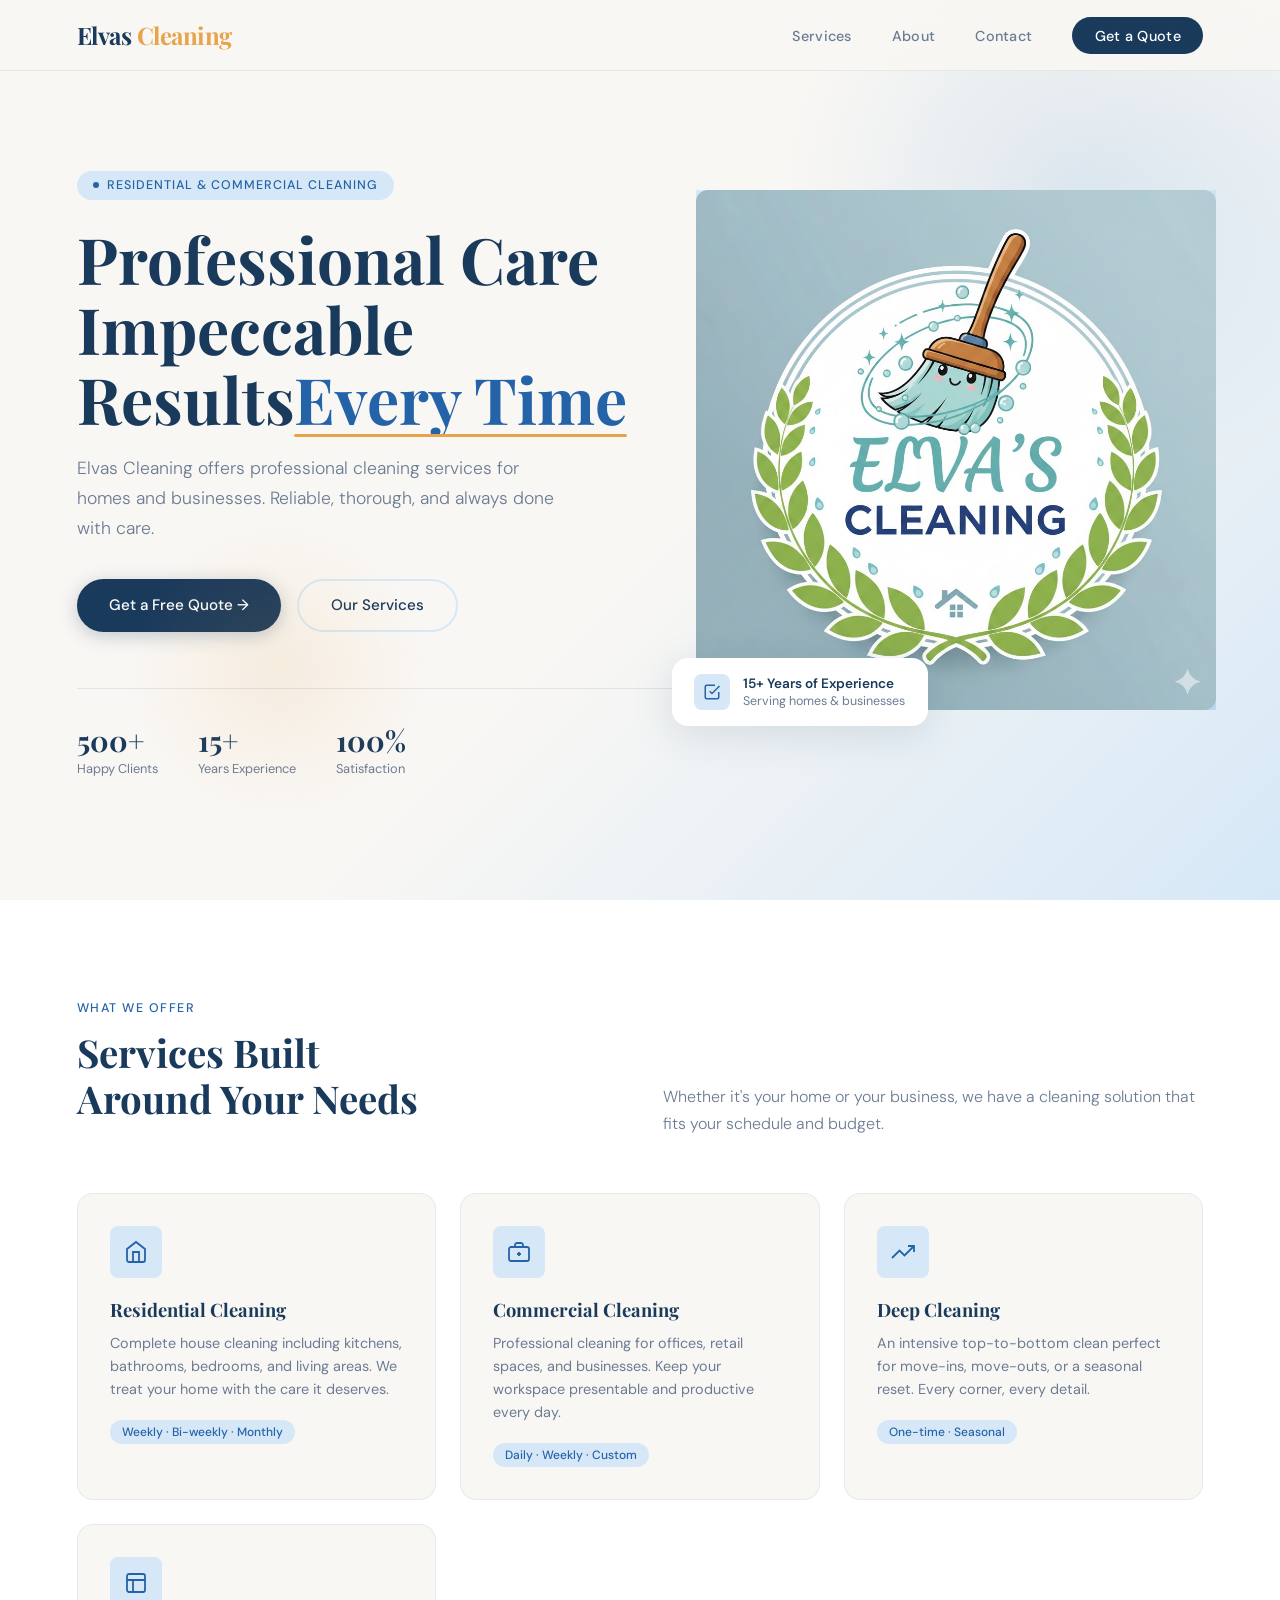
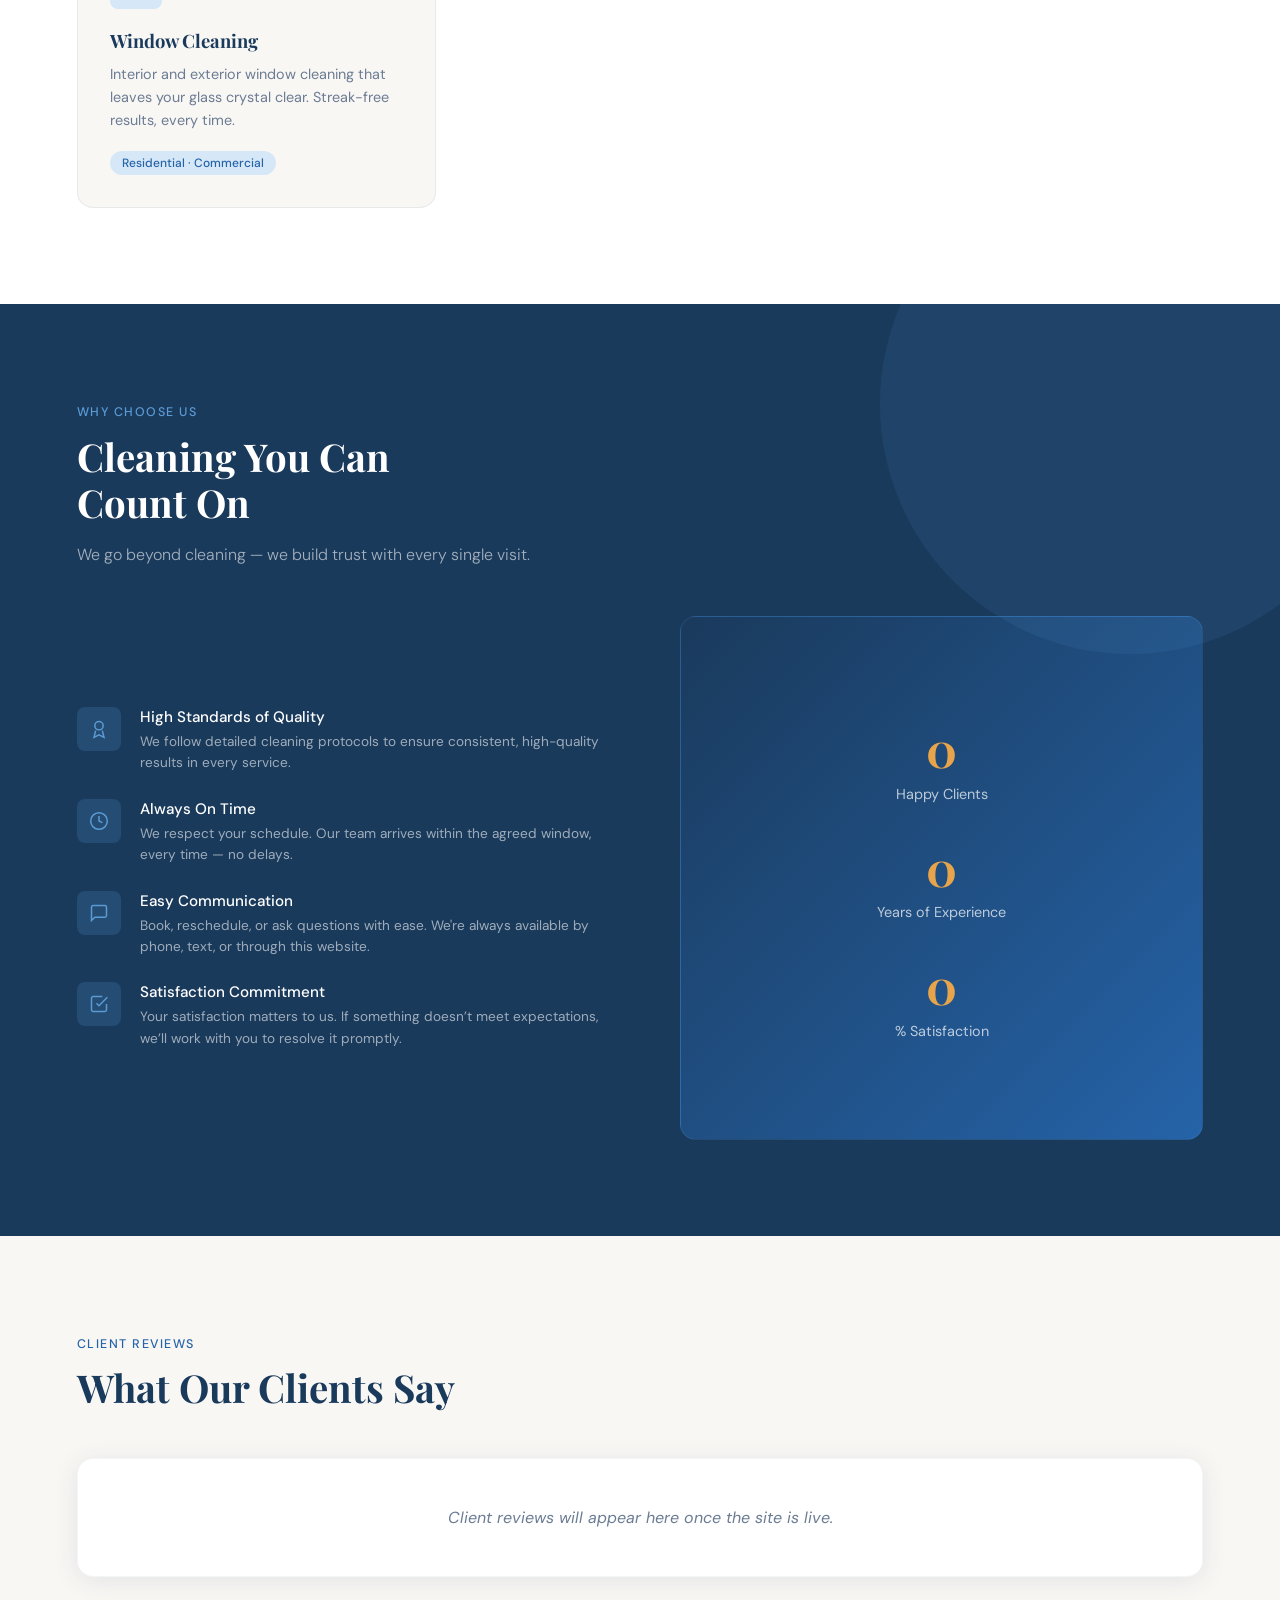
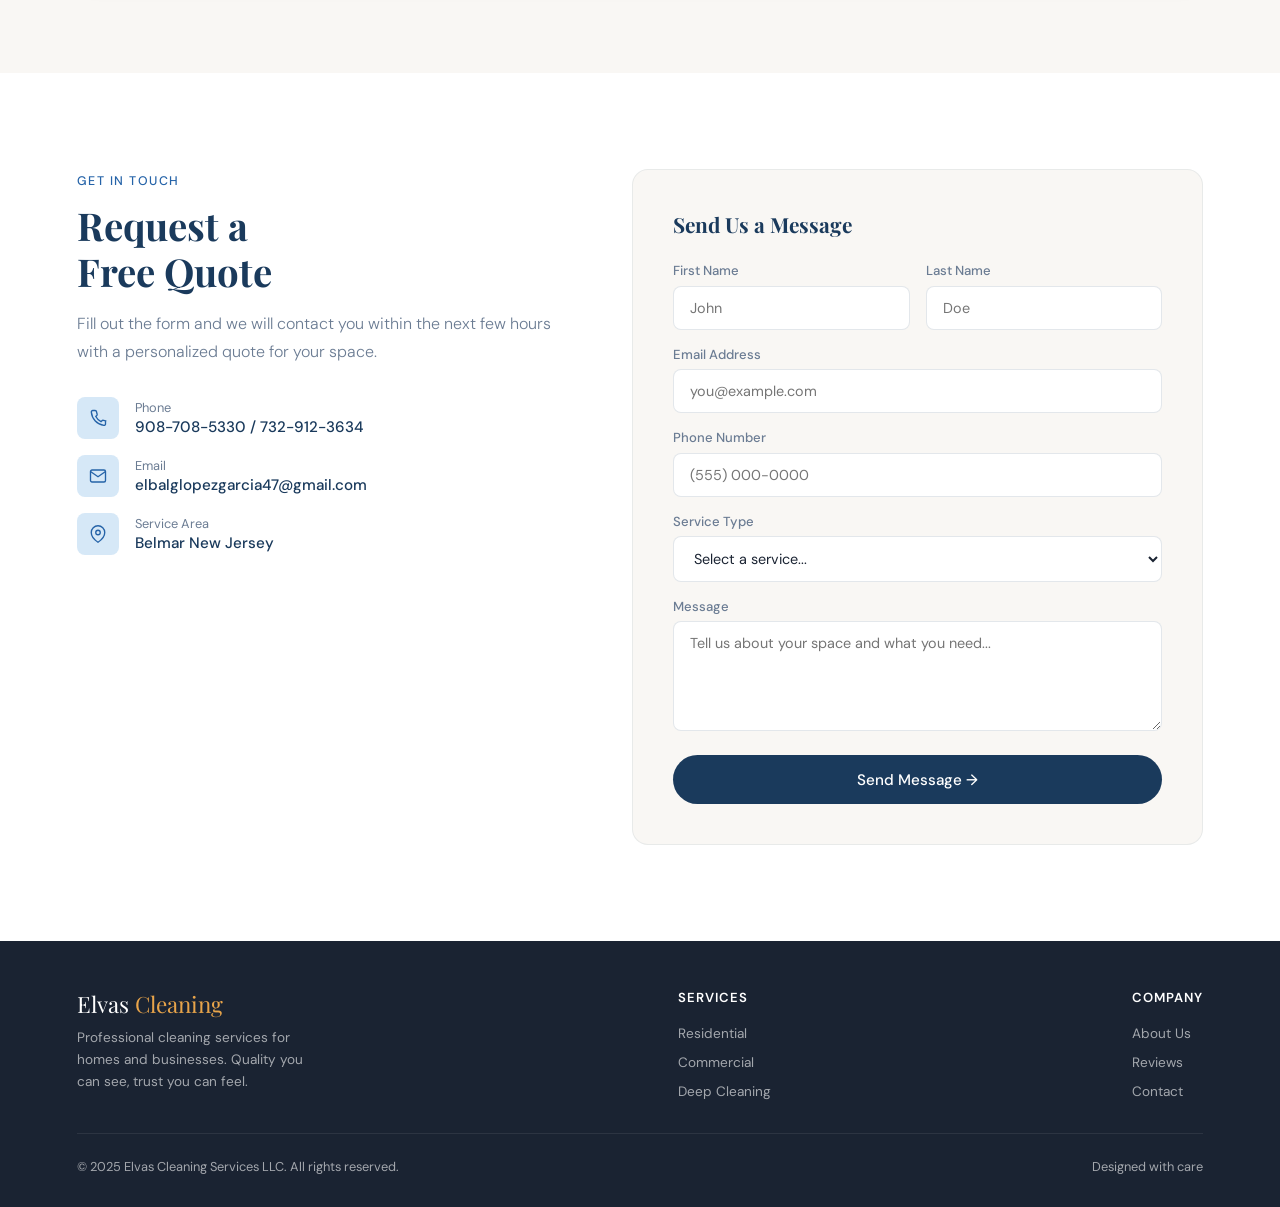
<file: frontend/index.html>
<!DOCTYPE html>
<html lang="en">
<head>
  <meta charset="UTF-8" />
  <meta name="viewport" content="width=device-width, initial-scale=1.0"/>
  <title>Elvas Cleaning Services LLC — Belmar, NJ</title>
  <link rel="stylesheet" href="css/main.css" />
</head>
<body>

<nav class="navbar" id="navbar">
  <div class="nav-logo">Elvas<span> Cleaning</span></div>
  <ul class="nav-links" id="navLinks">
    <li><a href="pages/services.html">Services</a></li>
    <li><a href="pages/about.html">About</a></li>
    <li><a href="#contact">Contact</a></li>
    <li><a href="#contact" class="nav-cta">Get a Quote</a></li>
  </ul>
  <div class="nav-hamburger" id="hamburger" onclick="toggleMenu()">
    <span></span><span></span><span></span>
  </div>
</nav>

  <section class="hero" id="home">
    <div class="hero-content">
      <div class="hero-badge">Residential &amp; Commercial Cleaning</div>
      <h1>Professional Care<br/>Impeccable Results<em>Every Time</em></h1>
      <p>Elvas Cleaning offers professional cleaning services for homes and businesses. Reliable, thorough, and always done with care.</p>
      <div class="hero-actions">
        <a href="#contact" class="btn-primary">Get a Free Quote &rarr;</a>
        <a href="#services" class="btn-secondary">Our Services</a>
      </div>
      <div class="hero-stats">
        <div class="stat-item">
          <div class="stat-num">500+</div>
          <div class="stat-label">Happy Clients</div>
        </div>
        <div class="stat-item">
          <div class="stat-num">15+</div>
          <div class="stat-label">Years Experience</div>
        </div>
        <div class="stat-item">
          <div class="stat-num">100%</div>
          <div class="stat-label">Satisfaction</div>
        </div>
      </div>
    </div>

    <div class="hero-visual">
      <div class="hero-img-placeholder">
  <img src="assets/images/logo.jpg" alt="Elvas Cleaning" style="width:100%;height:auto;border-radius:12px;" />
</div>
        <div class="hero-card-float">
          <div class="card-float-icon">
            <svg viewBox="0 0 24 24" fill="none" stroke="currentColor" stroke-width="2">
              <path d="M9 11l3 3L22 4"/>
              <path d="M21 12v7a2 2 0 01-2 2H5a2 2 0 01-2-2V5a2 2 0 012-2h11"/>
            </svg>
          </div>
          <div class="card-float-text">
            <strong>15+ Years of Experience</strong>
              <span>Serving homes & businesses</span>
          </div>
        </div>
      </div>
    </div>
  </section>

  <section class="services" id="services">
    <div class="services-header">
      <div>
        <span class="section-label">What We Offer</span>
        <h2 class="section-title">Services Built<br/>Around Your Needs</h2>
      </div>
      <p class="section-sub">Whether it's your home or your business, we have a cleaning solution that fits your schedule and budget.</p>
    </div>

    <div class="services-grid">

      <div class="service-card">
        <div class="service-icon">
          <svg viewBox="0 0 24 24" fill="none" stroke="currentColor" stroke-width="1.8">
            <path d="M3 9l9-7 9 7v11a2 2 0 01-2 2H5a2 2 0 01-2-2z"/>
            <polyline points="9 22 9 12 15 12 15 22"/>
          </svg>
        </div>
        <h3>Residential Cleaning</h3>
        <p>Complete house cleaning including kitchens, bathrooms, bedrooms, and living areas. We treat your home with the care it deserves.</p>
        <span class="service-tag">Weekly &middot; Bi-weekly &middot; Monthly</span>
      </div>

      <div class="service-card">
        <div class="service-icon">
          <svg viewBox="0 0 24 24" fill="none" stroke="currentColor" stroke-width="1.8">
            <rect x="2" y="7" width="20" height="14" rx="2"/>
            <path d="M16 7V5a2 2 0 00-2-2h-4a2 2 0 00-2 2v2"/>
            <line x1="12" y1="12" x2="12" y2="16"/>
            <line x1="10" y1="14" x2="14" y2="14"/>
          </svg>
        </div>
        <h3>Commercial Cleaning</h3>
        <p>Professional cleaning for offices, retail spaces, and businesses. Keep your workspace presentable and productive every day.</p>
        <span class="service-tag">Daily &middot; Weekly &middot; Custom</span>
      </div>

      <div class="service-card">
        <div class="service-icon">
          <svg viewBox="0 0 24 24" fill="none" stroke="currentColor" stroke-width="1.8">
            <polyline points="23 6 13.5 15.5 8.5 10.5 1 18"/>
            <polyline points="17 6 23 6 23 12"/>
          </svg>
        </div>
        <h3>Deep Cleaning</h3>
        <p>An intensive top-to-bottom clean perfect for move-ins, move-outs, or a seasonal reset. Every corner, every detail.</p>
        <span class="service-tag">One-time &middot; Seasonal</span>
      </div>

      <div class="service-card">
        <div class="service-icon">
          <svg viewBox="0 0 24 24" fill="none" stroke="currentColor" stroke-width="1.8">
            <rect x="3" y="3" width="18" height="18" rx="2"/>
            <path d="M3 9h18M9 21V9"/>
          </svg>
        </div>
        <h3>Window Cleaning</h3>
        <p>Interior and exterior window cleaning that leaves your glass crystal clear. Streak-free results, every time.</p>
        <span class="service-tag">Residential &middot; Commercial</span>
      </div>
    </div>
  </section>

  <section class="why-us" id="why-us">
    <span class="section-label">Why Choose Us</span>
    <h2 class="section-title">Cleaning You Can<br/>Count On</h2>
    <p class="section-sub">We go beyond cleaning — we build trust with every single visit.</p>

    <div class="why-grid">
      <div class="why-features">

        <div class="why-feature">
           <div class="why-feature-icon">
             <svg viewBox="0 0 24 24" fill="none" stroke="currentColor" stroke-width="1.8">
             <circle cx="12" cy="8" r="5"/>
             <path d="M8 14l-2 8 6-3 6 3-2-8"/>
           </svg>
           </div>
          <div class="why-feature-text">
            <strong>High Standards of Quality</strong>
            <p>We follow detailed cleaning protocols to ensure consistent, high-quality results in every service.</p>
          </div>
        </div>

        <div class="why-feature">
          <div class="why-feature-icon">
            <svg viewBox="0 0 24 24" fill="none" stroke="currentColor" stroke-width="1.8">
              <circle cx="12" cy="12" r="10"/>
              <polyline points="12 6 12 12 16 14"/>
            </svg>
          </div>
          <div class="why-feature-text">
            <strong>Always On Time</strong>
            <p>We respect your schedule. Our team arrives within the agreed window, every time — no delays.</p>
          </div>
        </div>

        <div class="why-feature">
          <div class="why-feature-icon">
            <svg viewBox="0 0 24 24" fill="none" stroke="currentColor" stroke-width="1.8">
              <path d="M21 15a2 2 0 01-2 2H7l-4 4V5a2 2 0 012-2h14a2 2 0 012 2z"/>
            </svg>
          </div>
          <div class="why-feature-text">
            <strong>Easy Communication</strong>
            <p>Book, reschedule, or ask questions with ease. We're always available by phone, text, or through this website.</p>
          </div>
        </div>

        <div class="why-feature">
          <div class="why-feature-icon">
            <svg viewBox="0 0 24 24" fill="none" stroke="currentColor" stroke-width="1.8">
              <path d="M9 11l3 3L22 4"/>
              <path d="M21 12v7a2 2 0 01-2 2H5a2 2 0 01-2-2V5a2 2 0 012-2h11"/>
            </svg>
          </div>
          <div class="why-feature-text">
            <strong>Satisfaction Commitment</strong>
            <p>Your satisfaction matters to us. If something doesn’t meet expectations, we’ll work with you to resolve it promptly.</p>
          </div>
        </div>

      </div>

  <div class="why-visual" style="background: linear-gradient(135deg, #1A3A5C 0%, #2563A8 100%); border-radius:16px; padding: 3rem; display:flex; flex-direction:column; gap:2rem; justify-content:center;">
  <div style="text-align:center;">
    <div class="counter" data-target="500" style="font-family:'Playfair Display',serif; font-size:3rem; font-weight:700; color:#E8A44A;">0</div>
    <div style="color:rgba(255,255,255,0.7); font-size:0.9rem; margin-top:0.3rem;">Happy Clients</div>
  </div>
  <div style="text-align:center;">
    <div class="counter" data-target="15" style="font-family:'Playfair Display',serif; font-size:3rem; font-weight:700; color:#E8A44A;">0</div>
    <div style="color:rgba(255,255,255,0.7); font-size:0.9rem; margin-top:0.3rem;">Years of Experience</div>
  </div>
  <div style="text-align:center;">
    <div class="counter" data-target="100" style="font-family:'Playfair Display',serif; font-size:3rem; font-weight:700; color:#E8A44A;">0</div>
    <div style="color:rgba(255,255,255,0.7); font-size:0.9rem; margin-top:0.3rem;">% Satisfaction</div>
  </div>
</div>
    </div>
  </section>

  <section class="testimonials" id="testimonials">
    <div class="testimonials-header">
      <span class="section-label">Client Reviews</span>
      <h2 class="section-title">What Our Clients Say</h2>
    </div>
    <div class="testimonials-grid">
      <div class="testimonial-card" style="grid-column:1/-1;text-align:center;padding:3rem;color:var(--text-muted);font-style:italic;">
        Client reviews will appear here once the site is live.
      </div>
    </div>
  </section>

  <section class="contact" id="contact">
    <div class="contact-wrap">
      <div class="contact-info">
        <span class="section-label">Get In Touch</span>
        <h2 class="section-title">Request a<br/>Free Quote</h2>
        <p class="section-sub">Fill out the form and we will contact you within the next few hours with a personalized quote for your space.</p>

        <div class="contact-details">
          <div class="contact-item">
            <div class="contact-item-icon">
              <svg viewBox="0 0 24 24" fill="none" stroke="currentColor" stroke-width="1.8">
                <path d="M22 16.92v3a2 2 0 01-2.18 2A19.8 19.8 0 013.09 4.18 2 2 0 015.09 2h3a2 2 0 012 1.72c.13 1 .37 1.97.72 2.9a2 2 0 01-.45 2.11L9.09 10a16 16 0 006.91 6.91l1.27-1.27a2 2 0 012.11-.45c.93.35 1.9.59 2.9.72A2 2 0 0122 16.92z"/>
              </svg>
            </div>
            <div class="contact-item-text">
              <strong>Phone</strong>
              <span>908-708-5330 / 732-912-3634</span>
            </div>
          </div>

          <div class="contact-item">
            <div class="contact-item-icon">
              <svg viewBox="0 0 24 24" fill="none" stroke="currentColor" stroke-width="1.8">
                <path d="M4 4h16c1.1 0 2 .9 2 2v12c0 1.1-.9 2-2 2H4c-1.1 0-2-.9-2-2V6c0-1.1.9-2 2-2z"/>
                <polyline points="22,6 12,13 2,6"/>
              </svg>
            </div>
            <div class="contact-item-text">
              <strong>Email</strong>
              <span>elbalglopezgarcia47@gmail.com</span>
            </div>
          </div>

          <div class="contact-item">
            <div class="contact-item-icon">
              <svg viewBox="0 0 24 24" fill="none" stroke="currentColor" stroke-width="1.8">
                <path d="M21 10c0 7-9 13-9 13S3 17 3 10a9 9 0 0118 0z"/>
                <circle cx="12" cy="10" r="3"/>
              </svg>
            </div>
            <div class="contact-item-text">
              <strong>Service Area</strong>
              <span>Belmar New Jersey</span>
            </div>
          </div>
        </div>
      </div>

      <div class="contact-form" id="contactFormWrap">
        <h3>Send Us a Message</h3>
        <form id="contactForm">
          <div class="form-row">
            <div class="form-group">
              <label>First Name</label>
              <input type="text" name="firstName" placeholder="John" required />
            </div>
            <div class="form-group">
              <label>Last Name</label>
              <input type="text" name="lastName" placeholder="Doe" required />
            </div>
          </div>
          <div class="form-group">
            <label>Email Address</label>
            <input type="email" name="email" placeholder="you@example.com" required />
          </div>
          <div class="form-group">
            <label>Phone Number</label>
            <input type="tel" name="phone" placeholder="(555) 000-0000" />
          </div>
          <div class="form-group">
            <label>Service Type</label>
            <select name="service">
              <option value="">Select a service...</option>
              <option>Residential Cleaning</option>
              <option>Commercial Cleaning</option>
              <option>Deep Cleaning</option>
              <option>Window Cleaning</option>
              <option>Other</option>
            </select>
          </div>
          <div class="form-group">
            <label>Message</label>
            <textarea name="message" placeholder="Tell us about your space and what you need..."></textarea>
          </div>
          <button type="submit" class="form-submit">Send Message &rarr;</button>
        </form>

        <div class="form-success" id="formSuccess">
          <div class="check-circle">
            <svg viewBox="0 0 24 24" fill="none" stroke="currentColor" stroke-width="2.5">
              <path d="M20 6L9 17l-5-5"/>
            </svg>
          </div>
          <h4>Message Sent!</h4>
          <p>Thank you for contacting us. We will get back to you within the next few hours with your free quote.</p>
        </div>
      </div>
    </div>
  </section>

  <footer>
    <div class="footer-top">
      <div>
        <div class="footer-logo">Elvas<span> Cleaning</span></div>
        <p class="footer-desc">Professional cleaning services for homes and businesses. Quality you can see, trust you can feel.</p>
      </div>
      <div class="footer-links">
        <h4>Services</h4>
        <ul>
          <li><a href="#services">Residential</a></li>
          <li><a href="#services">Commercial</a></li>
          <li><a href="#services">Deep Cleaning</a></li>
        </ul>
      </div>
      <div class="footer-links">
        <h4>Company</h4>
        <ul>
          <li><a href="#why-us">About Us</a></li>
          <li><a href="#testimonials">Reviews</a></li>
          <li><a href="#contact">Contact</a></li>
        </ul>
      </div>
    </div>
    <div class="footer-bottom">
      <span>&copy; 2025 Elvas Cleaning Services LLC. All rights reserved.</span>
      <span>Designed with care</span>
    </div>
  </footer>

  <script type="module" src="js/main.js"></script>
</body>
</html>
</file>
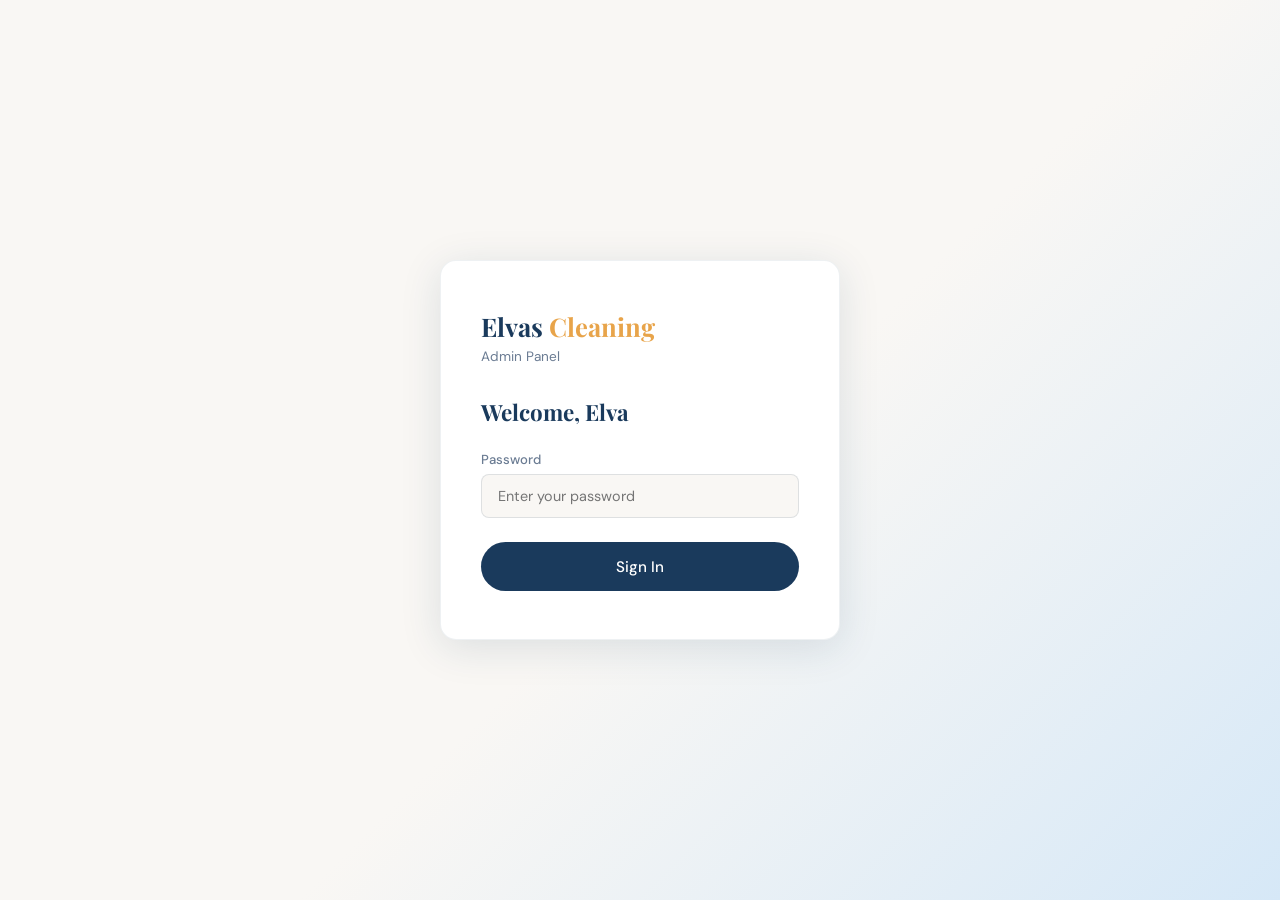
<file: frontend/admin.html>
<!DOCTYPE html>
<html lang="en">
<head>
  <meta charset="UTF-8" />
  <meta name="viewport" content="width=device-width, initial-scale=1.0"/>
  <title>Admin — Elvas Cleaning</title>
  <link href="https://fonts.googleapis.com/css2?family=Playfair+Display:wght@400;600;700&family=DM+Sans:wght@300;400;500&display=swap" rel="stylesheet"/>
  <style>
    :root {
      --blue-deep:   #1A3A5C;
      --blue-mid:    #2563A8;
      --blue-light:  #5B9BD5;
      --blue-pale:   #D6E8F7;
      --warm-white:  #F9F7F4;
      --white:       #FFFFFF;
      --text-dark:   #1A2332;
      --text-muted:  #6B7C93;
      --accent:      #E8A44A;
      --green:       #22c55e;
      --font-display: 'Playfair Display', serif;
      --font-body:    'DM Sans', sans-serif;
      --shadow-soft:  0 4px 24px rgba(26,58,92,0.10);
      --shadow-card:  0 8px 40px rgba(26,58,92,0.13);
      --radius:       16px;
      --radius-sm:    8px;
    }

    *, *::before, *::after { box-sizing: border-box; margin: 0; padding: 0; }
    html { scroll-behavior: smooth; }
    body { font-family: var(--font-body); background: var(--warm-white); color: var(--text-dark); min-height: 100vh; }
    a { text-decoration: none; color: inherit; }

    /* LOGIN */
    .login-screen {
      min-height: 100vh;
      display: flex;
      align-items: center;
      justify-content: center;
      padding: 2rem;
      background: linear-gradient(135deg, var(--warm-white) 55%, var(--blue-pale) 100%);
    }

    .login-card {
      background: var(--white);
      border-radius: var(--radius);
      padding: 3rem 2.5rem;
      width: 100%;
      max-width: 400px;
      box-shadow: var(--shadow-card);
      border: 1px solid rgba(26,58,92,0.07);
    }

    .login-logo {
      font-family: var(--font-display);
      font-size: 1.6rem;
      font-weight: 700;
      color: var(--blue-deep);
      margin-bottom: 0.3rem;
    }

    .login-logo span { color: var(--accent); }

    .login-subtitle {
      font-size: 0.85rem;
      color: var(--text-muted);
      margin-bottom: 2rem;
    }

    .login-card h2 {
      font-family: var(--font-display);
      font-size: 1.4rem;
      color: var(--blue-deep);
      margin-bottom: 1.5rem;
    }

    .form-group {
      display: flex;
      flex-direction: column;
      gap: 0.4rem;
      margin-bottom: 1rem;
    }

    .form-group label {
      font-size: 0.82rem;
      color: var(--text-muted);
      font-weight: 500;
    }

    .form-group input {
      padding: 0.75rem 1rem;
      border-radius: var(--radius-sm);
      border: 1.5px solid rgba(26,58,92,0.12);
      background: var(--warm-white);
      font-family: var(--font-body);
      font-size: 0.9rem;
      color: var(--text-dark);
      outline: none;
      transition: border-color 0.2s, box-shadow 0.2s;
    }

    .form-group input:focus {
      border-color: var(--blue-light);
      box-shadow: 0 0 0 3px rgba(91,155,213,0.15);
    }

    .login-btn {
      width: 100%;
      background: var(--blue-deep);
      color: var(--white);
      border: none;
      padding: 0.9rem;
      border-radius: 50px;
      font-family: var(--font-body);
      font-size: 0.95rem;
      font-weight: 500;
      cursor: pointer;
      transition: background 0.2s, transform 0.2s;
      margin-top: 0.5rem;
    }

    .login-btn:hover { background: var(--blue-mid); transform: translateY(-1px); }

    .login-error {
      display: none;
      background: #fee2e2;
      color: #dc2626;
      padding: 0.7rem 1rem;
      border-radius: var(--radius-sm);
      font-size: 0.85rem;
      margin-bottom: 1rem;
    }

    /* ADMIN PANEL */
    .admin-panel { display: none; }

    .admin-header {
      background: var(--blue-deep);
      padding: 1.2rem 6%;
      display: flex;
      align-items: center;
      justify-content: space-between;
      position: sticky;
      top: 0;
      z-index: 100;
    }

    .admin-logo {
      font-family: var(--font-display);
      font-size: 1.3rem;
      font-weight: 700;
      color: var(--white);
    }

    .admin-logo span { color: var(--accent); }

    .admin-logout {
      background: rgba(255,255,255,0.12);
      color: var(--white);
      border: none;
      padding: 0.5rem 1.2rem;
      border-radius: 50px;
      font-family: var(--font-body);
      font-size: 0.85rem;
      cursor: pointer;
      transition: background 0.2s;
    }

    .admin-logout:hover { background: rgba(255,255,255,0.2); }

    .admin-content { padding: 2.5rem 6%; }

    .admin-top {
      display: flex;
      align-items: center;
      justify-content: space-between;
      margin-bottom: 2rem;
      flex-wrap: wrap;
      gap: 1rem;
    }

    .admin-title {
      font-family: var(--font-display);
      font-size: 1.8rem;
      color: var(--blue-deep);
    }

    .admin-count {
      background: var(--blue-pale);
      color: var(--blue-mid);
      padding: 0.4rem 1rem;
      border-radius: 50px;
      font-size: 0.85rem;
      font-weight: 500;
    }

    .refresh-btn {
      background: var(--blue-deep);
      color: var(--white);
      border: none;
      padding: 0.6rem 1.4rem;
      border-radius: 50px;
      font-family: var(--font-body);
      font-size: 0.85rem;
      cursor: pointer;
      transition: background 0.2s;
      display: flex;
      align-items: center;
      gap: 0.4rem;
    }

    .refresh-btn:hover { background: var(--blue-mid); }

    .messages-grid {
      display: grid;
      grid-template-columns: repeat(auto-fill, minmax(320px, 1fr));
      gap: 1.2rem;
    }

    .message-card {
      background: var(--white);
      border-radius: var(--radius);
      padding: 1.5rem;
      box-shadow: var(--shadow-soft);
      border: 1px solid rgba(26,58,92,0.06);
      transition: transform 0.2s, box-shadow 0.2s;
    }

    .message-card:hover { transform: translateY(-3px); box-shadow: var(--shadow-card); }

    .message-card-header {
      display: flex;
      align-items: center;
      justify-content: space-between;
      margin-bottom: 1rem;
    }

    .message-avatar {
      width: 42px; height: 42px;
      border-radius: 50%;
      background: var(--blue-pale);
      display: flex;
      align-items: center;
      justify-content: center;
      font-family: var(--font-display);
      font-size: 1rem;
      font-weight: 600;
      color: var(--blue-mid);
    }

    .message-date {
      font-size: 0.75rem;
      color: var(--text-muted);
    }

    .message-name {
      font-family: var(--font-display);
      font-size: 1.05rem;
      color: var(--blue-deep);
      margin-bottom: 0.2rem;
    }

    .message-service {
      display: inline-block;
      font-size: 0.72rem;
      font-weight: 500;
      color: var(--blue-mid);
      background: var(--blue-pale);
      padding: 0.2rem 0.7rem;
      border-radius: 50px;
      margin-bottom: 1rem;
    }

    .message-details {
      display: flex;
      flex-direction: column;
      gap: 0.5rem;
      margin-bottom: 1rem;
    }

    .message-detail {
      display: flex;
      align-items: center;
      gap: 0.6rem;
      font-size: 0.85rem;
      color: var(--text-muted);
    }

    .message-detail svg {
      width: 15px; height: 15px;
      color: var(--blue-light);
      flex-shrink: 0;
    }

    .message-detail a { color: var(--blue-mid); }
    .message-detail a:hover { text-decoration: underline; }

    .message-text {
      font-size: 0.88rem;
      color: var(--text-dark);
      line-height: 1.6;
      padding: 0.8rem;
      background: var(--warm-white);
      border-radius: var(--radius-sm);
      border-left: 3px solid var(--blue-pale);
    }

    .empty-state {
      text-align: center;
      padding: 4rem 2rem;
      color: var(--text-muted);
      grid-column: 1/-1;
    }

    .empty-state svg { width: 56px; height: 56px; margin: 0 auto 1rem; opacity: 0.3; }
    .empty-state p { font-size: 0.95rem; }

    .loading {
      text-align: center;
      padding: 4rem;
      color: var(--text-muted);
      grid-column: 1/-1;
      font-size: 0.95rem;
    }

    @media (max-width: 768px) {
      .admin-content { padding: 1.5rem 4%; }
      .messages-grid { grid-template-columns: 1fr; }
    }
  </style>
</head>
<body>

  <!-- LOGIN -->
  <div class="login-screen" id="loginScreen">
    <div class="login-card">
      <div class="login-logo">Elvas<span> Cleaning</span></div>
      <div class="login-subtitle">Admin Panel</div>
      <h2>Welcome, Elva</h2>
      <div class="login-error" id="loginError">Incorrect password. Please try again.</div>
      <div class="form-group">
        <label>Password</label>
        <input type="password" id="passwordInput" placeholder="Enter your password" />
      </div>
      <button class="login-btn" onclick="login()">Sign In</button>
    </div>
  </div>

  <!-- ADMIN PANEL -->
  <div class="admin-panel" id="adminPanel">
    <div class="admin-header">
      <div class="admin-logo">Elvas<span> Cleaning</span></div>
      <button class="admin-logout" onclick="logout()">Sign Out</button>
    </div>

    <div class="admin-content">
      <div class="admin-top">
        <div>
          <h1 class="admin-title">Messages</h1>
          <span class="admin-count" id="messageCount">Loading...</span>
        </div>
        <button class="refresh-btn" onclick="loadMessages()">
          <svg viewBox="0 0 24 24" fill="none" stroke="currentColor" stroke-width="2">
            <path d="M23 4v6h-6M1 20v-6h6"/>
            <path d="M3.51 9a9 9 0 0114.85-3.36L23 10M1 14l4.64 4.36A9 9 0 0020.49 15"/>
          </svg>
          Refresh
        </button>
      </div>

      <div class="messages-grid" id="messagesGrid">
        <div class="loading">Loading messages...</div>
      </div>
    </div>
  </div>

  <script>
    const ADMIN_PASSWORD = 'elvas2025';

    function login() {
      const password = document.getElementById('passwordInput').value;
      const error = document.getElementById('loginError');

      if (password === ADMIN_PASSWORD) {
        document.getElementById('loginScreen').style.display = 'none';
        document.getElementById('adminPanel').style.display = 'block';
        loadMessages();
      } else {
        error.style.display = 'block';
      }
    }

    document.getElementById('passwordInput').addEventListener('keydown', (e) => {
      if (e.key === 'Enter') login();
    });

    function logout() {
      document.getElementById('loginScreen').style.display = 'flex';
      document.getElementById('adminPanel').style.display = 'none';
      document.getElementById('passwordInput').value = '';
    }

    function formatDate(dateStr) {
      const date = new Date(dateStr);
      return date.toLocaleDateString('en-US', { month: 'short', day: 'numeric', year: 'numeric', hour: '2-digit', minute: '2-digit' });
    }

    function getInitials(firstName, lastName) {
      return (firstName[0] + lastName[0]).toUpperCase();
    }

    async function loadMessages() {
      const grid = document.getElementById('messagesGrid');
      grid.innerHTML = '<div class="loading">Loading messages...</div>';

      try {
        const response = await fetch('http://localhost:3000/api/contact');
        const contacts = await response.json();

        document.getElementById('messageCount').textContent = contacts.length + ' message' + (contacts.length !== 1 ? 's' : '');

        if (contacts.length === 0) {
          grid.innerHTML = `
            <div class="empty-state">
              <svg viewBox="0 0 24 24" fill="none" stroke="currentColor" stroke-width="1.5">
                <path d="M21 15a2 2 0 01-2 2H7l-4 4V5a2 2 0 012-2h14a2 2 0 012 2z"/>
              </svg>
              <p>No messages yet. They will appear here when clients contact you.</p>
            </div>`;
          return;
        }

        grid.innerHTML = contacts.map(c => `
          <div class="message-card">
            <div class="message-card-header">
              <div class="message-avatar">${getInitials(c.firstname, c.lastname)}</div>
              <div class="message-date">${formatDate(c.createdat)}</div>
            </div>
            <div class="message-name">${c.firstname} ${c.lastname}</div>
            ${c.service ? `<span class="message-service">${c.service}</span>` : ''}
            <div class="message-details">
              <div class="message-detail">
                <svg viewBox="0 0 24 24" fill="none" stroke="currentColor" stroke-width="2">
                  <path d="M4 4h16c1.1 0 2 .9 2 2v12c0 1.1-.9 2-2 2H4c-1.1 0-2-.9-2-2V6c0-1.1.9-2 2-2z"/>
                  <polyline points="22,6 12,13 2,6"/>
                </svg>
                <a href="mailto:${c.email}">${c.email}</a>
              </div>
              ${c.phone ? `
              <div class="message-detail">
                <svg viewBox="0 0 24 24" fill="none" stroke="currentColor" stroke-width="2">
                  <path d="M22 16.92v3a2 2 0 01-2.18 2A19.8 19.8 0 013.09 4.18 2 2 0 015.09 2h3a2 2 0 012 1.72c.13 1 .37 1.97.72 2.9a2 2 0 01-.45 2.11L9.09 10a16 16 0 006.91 6.91l1.27-1.27a2 2 0 012.11-.45c.93.35 1.9.59 2.9.72A2 2 0 0122 16.92z"/>
                </svg>
                <a href="tel:${c.phone}">${c.phone}</a>
              </div>` : ''}
            </div>
            ${c.message ? `<div class="message-text">${c.message}</div>` : ''}
          </div>
        `).join('');

      } catch (error) {
        grid.innerHTML = '<div class="loading">Could not load messages. Make sure the server is running.</div>';
      }
    }
  </script>

</body>
</html>
</file>
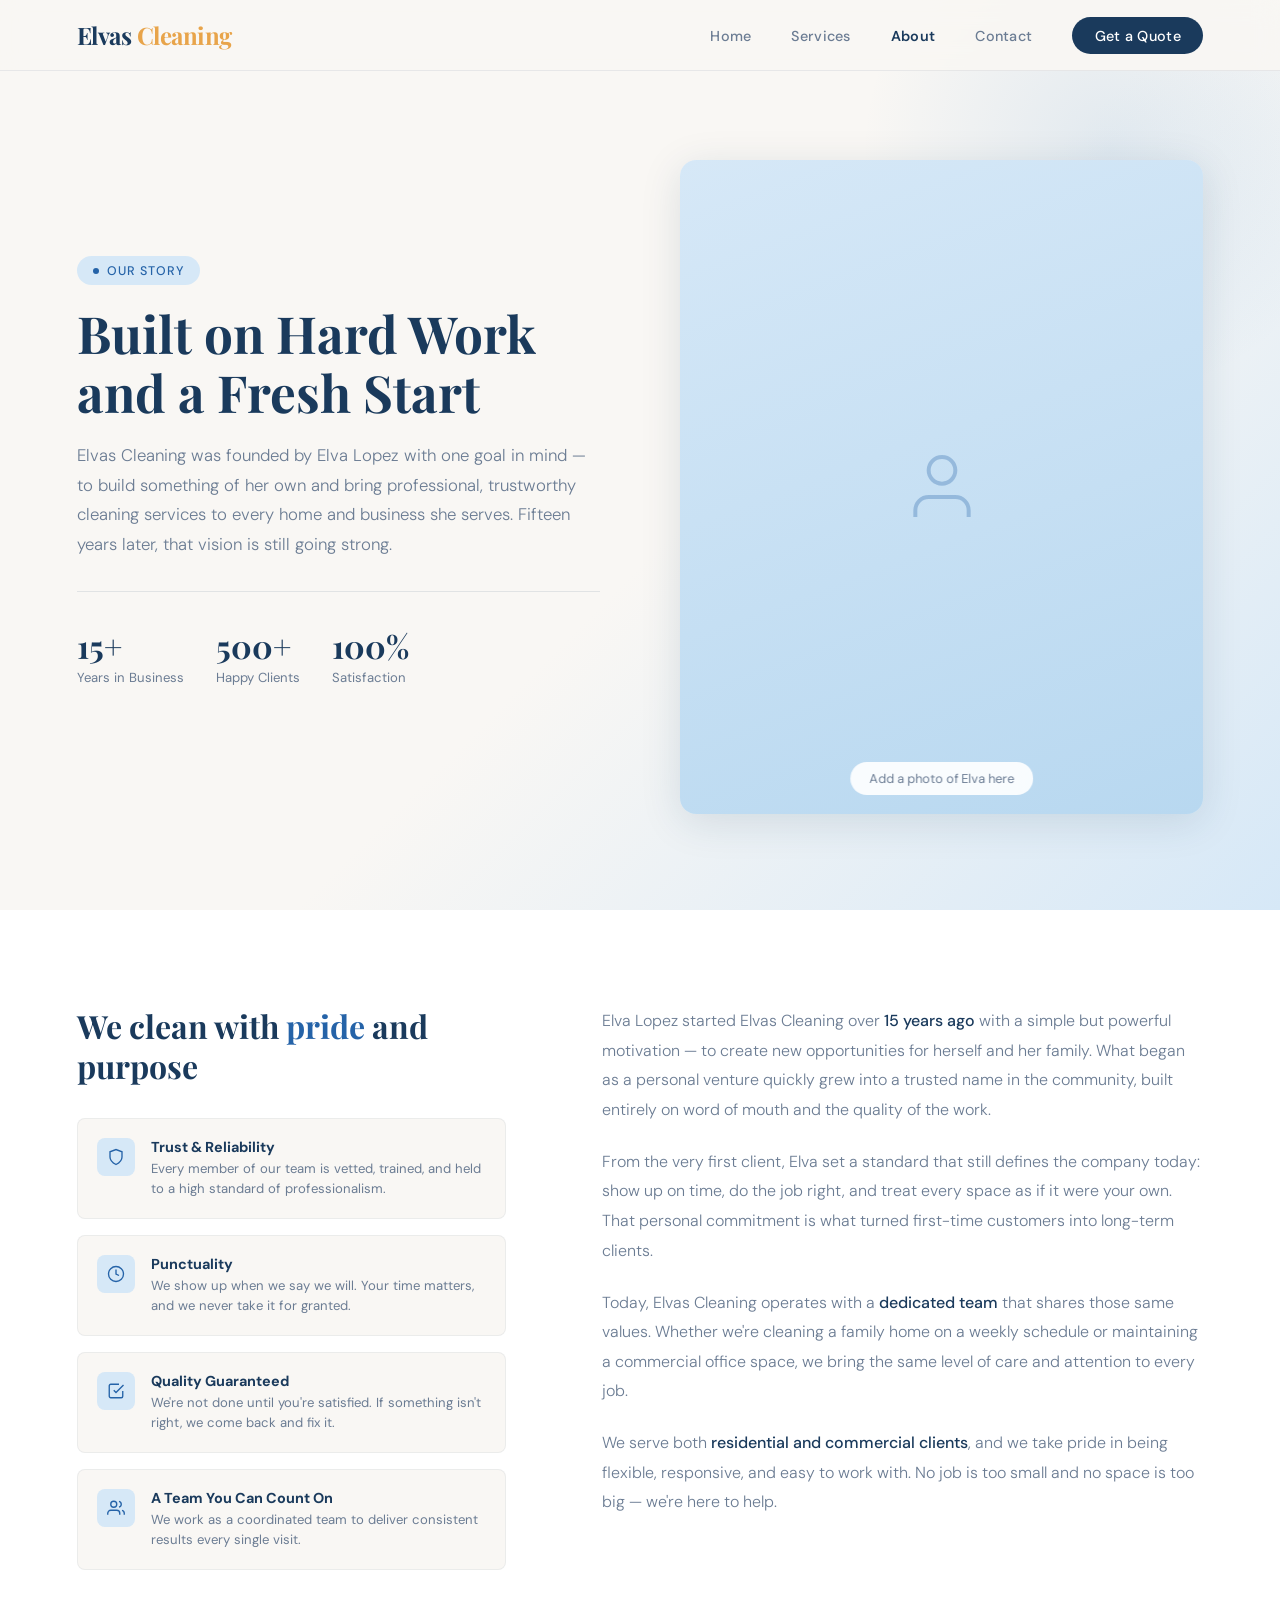
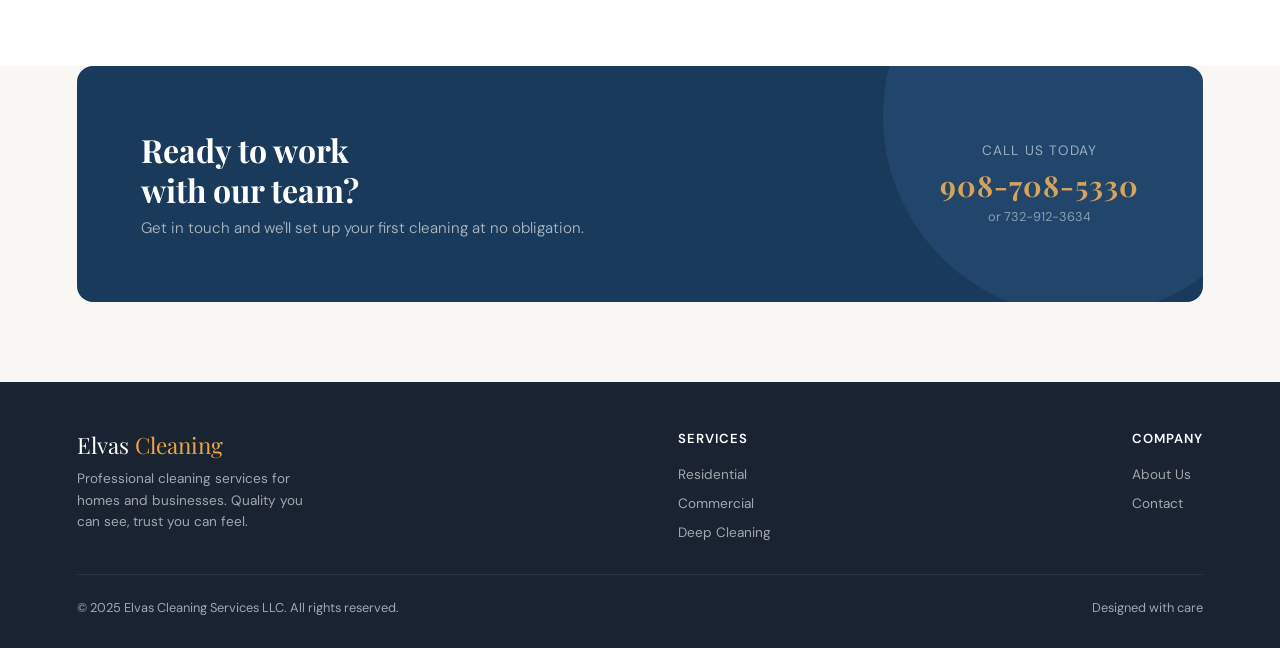
<file: frontend/pages/about.html>
<!DOCTYPE html>
<html lang="en">
<head>
  <meta charset="UTF-8" />
  <meta name="viewport" content="width=device-width, initial-scale=1.0"/>
  <title>Elvas Cleaning Services LLC — Belmar, NJ</title>
  <link href="https://fonts.googleapis.com/css2?family=Playfair+Display:wght@400;600;700&family=DM+Sans:wght@300;400;500&display=swap" rel="stylesheet"/>
  <style>
    :root {
      --blue-deep:    #1A3A5C;
      --blue-mid:     #2563A8;
      --blue-light:   #5B9BD5;
      --blue-pale:    #D6E8F7;
      --warm-white:   #F9F7F4;
      --white:        #FFFFFF;
      --text-dark:    #1A2332;
      --text-muted:   #6B7C93;
      --accent:       #E8A44A;
      --font-display: 'Playfair Display', serif;
      --font-body:    'DM Sans', sans-serif;
      --shadow-soft:  0 4px 24px rgba(26,58,92,0.10);
      --shadow-card:  0 8px 40px rgba(26,58,92,0.13);
      --radius:       16px;
      --radius-sm:    8px;
    }

    *, *::before, *::after { box-sizing: border-box; margin: 0; padding: 0; }
    html { scroll-behavior: smooth; }
    body { font-family: var(--font-body); background: var(--warm-white); color: var(--text-dark); overflow-x: hidden; }
    a { text-decoration: none; color: inherit; }
    img { max-width: 100%; display: block; }

    /* NAVBAR */
    .navbar {
      position: fixed;
      top: 0; left: 0; right: 0;
      z-index: 100;
      display: flex;
      align-items: center;
      justify-content: space-between;
      padding: 1.2rem 6%;
      background: rgba(249,247,244,0.92);
      backdrop-filter: blur(12px);
      border-bottom: 1px solid rgba(26,58,92,0.08);
      transition: box-shadow 0.3s;
    }
    .navbar.scrolled { box-shadow: var(--shadow-soft); }
    .nav-logo { font-family: var(--font-display); font-size: 1.5rem; font-weight: 700; color: var(--blue-deep); letter-spacing: -0.5px; }
    .nav-logo span { color: var(--accent); }
    .nav-links { display: flex; gap: 2.5rem; list-style: none; }
    .nav-links a { font-size: 0.9rem; font-weight: 500; color: var(--text-muted); letter-spacing: 0.02em; transition: color 0.2s; }
    .nav-links a:hover { color: var(--blue-deep); }
    .nav-links a.active { color: var(--blue-deep); font-weight: 600; }
    .nav-cta { background: var(--blue-deep); color: var(--white) !important; padding: 0.6rem 1.4rem; border-radius: 50px; font-weight: 500 !important; transition: background 0.2s, transform 0.2s !important; }
    .nav-cta:hover { background: var(--blue-mid) !important; transform: translateY(-1px); }
    .nav-hamburger { display: none; flex-direction: column; gap: 5px; cursor: pointer; padding: 4px; }
    .nav-hamburger span { width: 24px; height: 2px; background: var(--blue-deep); border-radius: 2px; transition: all 0.3s; }

    /* PAGE HERO */
    .page-hero {
      padding: 10rem 6% 6rem;
      background: linear-gradient(135deg, var(--warm-white) 55%, var(--blue-pale) 100%);
      position: relative;
      overflow: hidden;
    }
    .page-hero::before {
      content: '';
      position: absolute;
      width: 500px; height: 500px;
      border-radius: 50%;
      background: radial-gradient(circle, rgba(91,155,213,0.15) 0%, transparent 70%);
      top: -100px; right: -80px;
      pointer-events: none;
    }
    .page-hero-inner {
      display: grid;
      grid-template-columns: 1fr 1fr;
      gap: 5rem;
      align-items: center;
      max-width: 1200px;
    }
    .page-hero-content { animation: fadeUp 0.8s ease both; }
    .page-label {
      display: inline-flex;
      align-items: center;
      gap: 0.5rem;
      background: var(--blue-pale);
      color: var(--blue-mid);
      font-size: 0.78rem;
      font-weight: 500;
      padding: 0.4rem 1rem;
      border-radius: 50px;
      margin-bottom: 1.2rem;
      letter-spacing: 0.08em;
      text-transform: uppercase;
    }
    .page-label::before { content: ''; width: 6px; height: 6px; background: var(--blue-mid); border-radius: 50%; display: inline-block; }
    .page-hero h1 { font-family: var(--font-display); font-size: clamp(2.2rem, 4vw, 3.4rem); font-weight: 700; color: var(--blue-deep); line-height: 1.15; margin-bottom: 1.2rem; }
    .page-hero p { font-size: 1.05rem; color: var(--text-muted); line-height: 1.75; font-weight: 300; margin-bottom: 2rem; }

    .hero-photo {
      border-radius: var(--radius);
      overflow: hidden;
      aspect-ratio: 4/5;
      background: linear-gradient(160deg, var(--blue-pale) 0%, #b8d8f0 100%);
      display: flex;
      align-items: center;
      justify-content: center;
      box-shadow: var(--shadow-card);
      animation: fadeIn 1s 0.2s ease both;
      position: relative;
    }
    .hero-photo svg { width: 80px; height: 80px; color: var(--blue-mid); opacity: 0.3; }
    .hero-photo-note {
      position: absolute;
      bottom: 1.2rem;
      left: 50%; transform: translateX(-50%);
      background: rgba(255,255,255,0.9);
      backdrop-filter: blur(8px);
      border-radius: 50px;
      padding: 0.5rem 1.2rem;
      font-size: 0.8rem;
      color: var(--text-muted);
      white-space: nowrap;
    }

    /* STATS ROW */
    .stats-row {
      display: flex;
      gap: 2rem;
      padding: 2rem 0;
      border-top: 1px solid rgba(26,58,92,0.1);
      margin-top: 1rem;
      flex-wrap: wrap;
    }
    .stat-item {}
    .stat-num { font-family: var(--font-display); font-size: 2rem; font-weight: 700; color: var(--blue-deep); }
    .stat-label { font-size: 0.82rem; color: var(--text-muted); margin-top: 0.1rem; }

    /* STORY SECTION */
    .story {
      padding: 6rem 6%;
      background: var(--white);
    }
    .story-inner {
      display: grid;
      grid-template-columns: 1fr 1.4fr;
      gap: 6rem;
      align-items: start;
    }
    .story-aside {}
    .story-aside-title {
      font-family: var(--font-display);
      font-size: clamp(1.6rem, 2.5vw, 2.2rem);
      color: var(--blue-deep);
      line-height: 1.25;
      margin-bottom: 1.5rem;
    }
    .story-aside-title em { font-style: normal; color: var(--blue-mid); }

    .values-list { display: flex; flex-direction: column; gap: 1rem; margin-top: 2rem; }
    .value-item {
      display: flex;
      gap: 1rem;
      align-items: flex-start;
      padding: 1.2rem;
      background: var(--warm-white);
      border-radius: var(--radius-sm);
      border: 1px solid rgba(26,58,92,0.06);
      transition: border-color 0.2s;
    }
    .value-item:hover { border-color: var(--blue-pale); }
    .value-icon {
      width: 38px; height: 38px; min-width: 38px;
      background: var(--blue-pale);
      border-radius: var(--radius-sm);
      display: flex; align-items: center; justify-content: center;
    }
    .value-icon svg { width: 18px; height: 18px; color: var(--blue-mid); }
    .value-text strong { display: block; font-size: 0.9rem; color: var(--blue-deep); margin-bottom: 0.2rem; }
    .value-text p { font-size: 0.82rem; color: var(--text-muted); line-height: 1.5; }

    .story-text {}
    .story-text p {
      font-size: 1rem;
      color: var(--text-muted);
      line-height: 1.85;
      margin-bottom: 1.4rem;
      font-weight: 300;
    }
    .story-text p:last-child { margin-bottom: 0; }
    .story-text strong { color: var(--blue-deep); font-weight: 500; }

    /* TEAM SECTION */
    .team {
      padding: 6rem 6%;
      background: var(--warm-white);
    }
    .team-header { margin-bottom: 3rem; }
    .section-label {
      display: inline-block;
      font-size: 0.78rem;
      font-weight: 500;
      letter-spacing: 0.12em;
      text-transform: uppercase;
      color: var(--blue-mid);
      margin-bottom: 0.8rem;
    }
    .section-title {
      font-family: var(--font-display);
      font-size: clamp(1.8rem, 3vw, 2.4rem);
      font-weight: 700;
      color: var(--blue-deep);
      line-height: 1.2;
    }

    .team-grid {
      display: grid;
      grid-template-columns: repeat(auto-fit, minmax(240px, 1fr));
      gap: 1.5rem;
    }
    .team-card {
      background: var(--white);
      border-radius: var(--radius);
      overflow: hidden;
      box-shadow: var(--shadow-soft);
      border: 1px solid rgba(26,58,92,0.05);
      transition: transform 0.3s, box-shadow 0.3s;
    }
    .team-card:hover { transform: translateY(-5px); box-shadow: var(--shadow-card); }
    .team-photo {
      aspect-ratio: 1;
      background: linear-gradient(135deg, var(--blue-pale) 0%, #b8d8f0 100%);
      display: flex; align-items: center; justify-content: center;
    }
    .team-photo svg { width: 56px; height: 56px; color: var(--blue-mid); opacity: 0.3; }
    .team-info { padding: 1.2rem 1.4rem; }
    .team-info h3 { font-family: var(--font-display); font-size: 1.05rem; color: var(--blue-deep); margin-bottom: 0.2rem; }
    .team-info span { font-size: 0.82rem; color: var(--text-muted); }

    /* CTA BANNER */
    .cta-banner {
      margin: 0 6% 5rem;
      background: var(--blue-deep);
      border-radius: var(--radius);
      padding: 4rem;
      display: flex;
      align-items: center;
      justify-content: space-between;
      gap: 2rem;
      flex-wrap: wrap;
      position: relative;
      overflow: hidden;
    }
    .cta-banner::before {
      content: '';
      position: absolute;
      width: 400px; height: 400px;
      border-radius: 50%;
      background: rgba(91,155,213,0.12);
      top: -150px; right: -80px;
    }
    .cta-banner h2 { font-family: var(--font-display); font-size: clamp(1.5rem, 2.5vw, 2rem); color: var(--white); line-height: 1.25; }
    .cta-banner p  { color: rgba(255,255,255,0.65); font-size: 0.95rem; margin-top: 0.5rem; font-weight: 300; }
    .btn-accent {
      background: var(--accent);
      color: var(--white);
      padding: 0.9rem 2rem;
      border-radius: 50px;
      font-weight: 500;
      font-size: 0.95rem;
      white-space: nowrap;
      transition: opacity 0.2s, transform 0.2s;
      box-shadow: 0 4px 18px rgba(232,164,74,0.35);
    }
    .btn-accent:hover { opacity: 0.9; transform: translateY(-2px); }

    /* FOOTER */
    footer { background: var(--text-dark); color: rgba(255,255,255,0.6); padding: 3rem 6% 2rem; }
    .footer-top { display: flex; justify-content: space-between; align-items: flex-start; gap: 2rem; flex-wrap: wrap; padding-bottom: 2rem; border-bottom: 1px solid rgba(255,255,255,0.08); margin-bottom: 1.5rem; }
    .footer-logo { font-family: var(--font-display); font-size: 1.4rem; color: var(--white); margin-bottom: 0.5rem; }
    .footer-logo span { color: var(--accent); }
    .footer-desc { font-size: 0.85rem; line-height: 1.6; max-width: 240px; }
    .footer-links h4 { color: var(--white); font-size: 0.82rem; font-weight: 600; margin-bottom: 1rem; text-transform: uppercase; letter-spacing: 0.08em; }
    .footer-links ul { list-style: none; display: flex; flex-direction: column; gap: 0.5rem; }
    .footer-links a { font-size: 0.85rem; transition: color 0.2s; }
    .footer-links a:hover { color: var(--white); }
    .footer-bottom { display: flex; justify-content: space-between; align-items: center; font-size: 0.8rem; flex-wrap: wrap; gap: 0.5rem; }

    /* ANIMATIONS */
    @keyframes fadeUp { from { opacity: 0; transform: translateY(24px); } to { opacity: 1; transform: translateY(0); } }
    @keyframes fadeIn { from { opacity: 0; } to { opacity: 1; } }

    /* RESPONSIVE */
    @media (max-width: 1024px) {
      .page-hero-inner { grid-template-columns: 1fr; gap: 3rem; }
      .hero-photo { aspect-ratio: 16/9; max-width: 500px; }
      .story-inner { grid-template-columns: 1fr; gap: 3rem; }
    }
    @media (max-width: 768px) {
      .nav-links { display: none; }
      .nav-hamburger { display: flex; }
      .nav-links.open {
        display: flex; flex-direction: column;
        position: fixed; top: 70px; left: 0; right: 0;
        background: var(--warm-white);
        padding: 2rem 6%; gap: 1.5rem;
        border-bottom: 1px solid rgba(26,58,92,0.08);
        box-shadow: var(--shadow-soft);
      }
      .cta-banner { padding: 2.5rem; }
      .stats-row { gap: 1.5rem; }
    }
  </style>
</head>
<body>

<nav class="navbar" id="navbar">
  <a href="../index.html" class="nav-logo">Elvas<span> Cleaning</span></a>
  <ul class="nav-links" id="navLinks">
    <li><a href="../index.html">Home</a></li>
    <li><a href="services.html">Services</a></li>
    <li><a href="about.html" class="active">About</a></li>
    <li><a href="../index.html#contact">Contact</a></li>
    <li><a href="../index.html#contact" class="nav-cta">Get a Quote</a></li>
  </ul>
  <div class="nav-hamburger" onclick="toggleMenu()">
    <span></span><span></span><span></span>
  </div>
</nav>

  <div class="page-hero">
    <div class="page-hero-inner">
      <div class="page-hero-content">
        <div class="page-label">Our Story</div>
        <h1>Built on Hard Work<br/>and a Fresh Start</h1>
        <p>Elvas Cleaning was founded by Elva Lopez with one goal in mind — to build something of her own and bring professional, trustworthy cleaning services to every home and business she serves. Fifteen years later, that vision is still going strong.</p>
        <div class="stats-row">
          <div class="stat-item">
            <div class="stat-num">15+</div>
            <div class="stat-label">Years in Business</div>
          </div>
          <div class="stat-item">
            <div class="stat-num">500+</div>
            <div class="stat-label">Happy Clients</div>
          </div>
          <div class="stat-item">
            <div class="stat-num">100%</div>
            <div class="stat-label">Satisfaction</div>
          </div>
        </div>
      </div>

      <div class="hero-photo">
        <svg viewBox="0 0 24 24" fill="none" stroke="currentColor" stroke-width="1.2">
          <path d="M20 21v-2a4 4 0 00-4-4H8a4 4 0 00-4 4v2"/>
          <circle cx="12" cy="7" r="4"/>
        </svg>
        <div class="hero-photo-note">Add a photo of Elva here</div>
      </div>
    </div>
  </div>

  <section class="story">
    <div class="story-inner">
      <div class="story-aside">
        <h2 class="story-aside-title">We clean with <em>pride</em> and purpose</h2>
        <div class="values-list">
          <div class="value-item">
            <div class="value-icon">
              <svg viewBox="0 0 24 24" fill="none" stroke="currentColor" stroke-width="1.8">
                <path d="M12 22s8-4 8-10V5l-8-3-8 3v7c0 6 8 10 8 10z"/>
              </svg>
            </div>
            <div class="value-text">
              <strong>Trust &amp; Reliability</strong>
              <p>Every member of our team is vetted, trained, and held to a high standard of professionalism.</p>
            </div>
          </div>
          <div class="value-item">
            <div class="value-icon">
              <svg viewBox="0 0 24 24" fill="none" stroke="currentColor" stroke-width="1.8">
                <circle cx="12" cy="12" r="10"/>
                <polyline points="12 6 12 12 16 14"/>
              </svg>
            </div>
            <div class="value-text">
              <strong>Punctuality</strong>
              <p>We show up when we say we will. Your time matters, and we never take it for granted.</p>
            </div>
          </div>
          <div class="value-item">
            <div class="value-icon">
              <svg viewBox="0 0 24 24" fill="none" stroke="currentColor" stroke-width="1.8">
                <path d="M9 11l3 3L22 4"/>
                <path d="M21 12v7a2 2 0 01-2 2H5a2 2 0 01-2-2V5a2 2 0 012-2h11"/>
              </svg>
            </div>
            <div class="value-text">
              <strong>Quality Guaranteed</strong>
              <p>We're not done until you're satisfied. If something isn't right, we come back and fix it.</p>
            </div>
          </div>
          <div class="value-item">
            <div class="value-icon">
              <svg viewBox="0 0 24 24" fill="none" stroke="currentColor" stroke-width="1.8">
                <path d="M17 21v-2a4 4 0 00-4-4H5a4 4 0 00-4 4v2"/>
                <circle cx="9" cy="7" r="4"/>
                <path d="M23 21v-2a4 4 0 00-3-3.87"/>
                <path d="M16 3.13a4 4 0 010 7.75"/>
              </svg>
            </div>
            <div class="value-text">
              <strong>A Team You Can Count On</strong>
              <p>We work as a coordinated team to deliver consistent results every single visit.</p>
            </div>
          </div>
        </div>
      </div>

      <div class="story-text">
        <p>Elva Lopez started Elvas Cleaning over <strong>15 years ago</strong> with a simple but powerful motivation — to create new opportunities for herself and her family. What began as a personal venture quickly grew into a trusted name in the community, built entirely on word of mouth and the quality of the work.</p>
        <p>From the very first client, Elva set a standard that still defines the company today: show up on time, do the job right, and treat every space as if it were your own. That personal commitment is what turned first-time customers into long-term clients.</p>
        <p>Today, Elvas Cleaning operates with a <strong>dedicated team</strong> that shares those same values. Whether we're cleaning a family home on a weekly schedule or maintaining a commercial office space, we bring the same level of care and attention to every job.</p>
        <p>We serve both <strong>residential and commercial clients</strong>, and we take pride in being flexible, responsive, and easy to work with. No job is too small and no space is too big — we're here to help.</p>
      </div>
    </div>
  </section>

    <div class="cta-banner">
    <div>
      <h2>Ready to work<br/>with our team?</h2>
      <p>Get in touch and we'll set up your first cleaning at no obligation.</p>
    </div>
    <div style="text-align:center;">
      <div style="font-size:0.85rem;color:rgba(255,255,255,0.6);margin-bottom:0.4rem;letter-spacing:0.08em;text-transform:uppercase;">Call us today</div>
      <a href="tel:9087085330" style="font-family:'Playfair Display',serif;font-size:1.8rem;font-weight:700;color:#E8A44A;letter-spacing:1px;text-decoration:none;">908-708-5330</a>
      <div style="font-size:0.8rem;color:rgba(255,255,255,0.5);margin-top:0.3rem;">or 732-912-3634</div>
    </div>
  </div>

  <footer>
    <div class="footer-top">
      <div>
        <div class="footer-logo">Elvas<span> Cleaning</span></div>
        <p class="footer-desc">Professional cleaning services for homes and businesses. Quality you can see, trust you can feel.</p>
      </div>
      <div class="footer-links">
        <h4>Services</h4>
        <ul>
          <li><a href="services.html">Residential</a></li>
          <li><a href="services.html">Commercial</a></li>
          <li><a href="services.html">Deep Cleaning</a></li>

        </ul>
      </div>
     <div class="footer-links">
          <h4>Company</h4>
          <ul>
           <li><a href="about.html">About Us</a></li>
          <li><a href="../index.html#contact">Contact</a></li>
        </ul>
        </div>
    </div>
    <div class="footer-bottom">
      <span>&copy; 2025 Elvas Cleaning Services LLC. All rights reserved.</span>
      <span>Designed with care</span>
    </div>
  </footer>

  <script>
    window.addEventListener('scroll', () => {
      document.getElementById('navbar').classList.toggle('scrolled', window.scrollY > 30);
    });
    function toggleMenu() {
      document.getElementById('navLinks').classList.toggle('open');
    }
    document.querySelectorAll('.nav-links a').forEach(link => {
      link.addEventListener('click', () => document.getElementById('navLinks').classList.remove('open'));
    });
  </script>

</body>
</html>
</file>
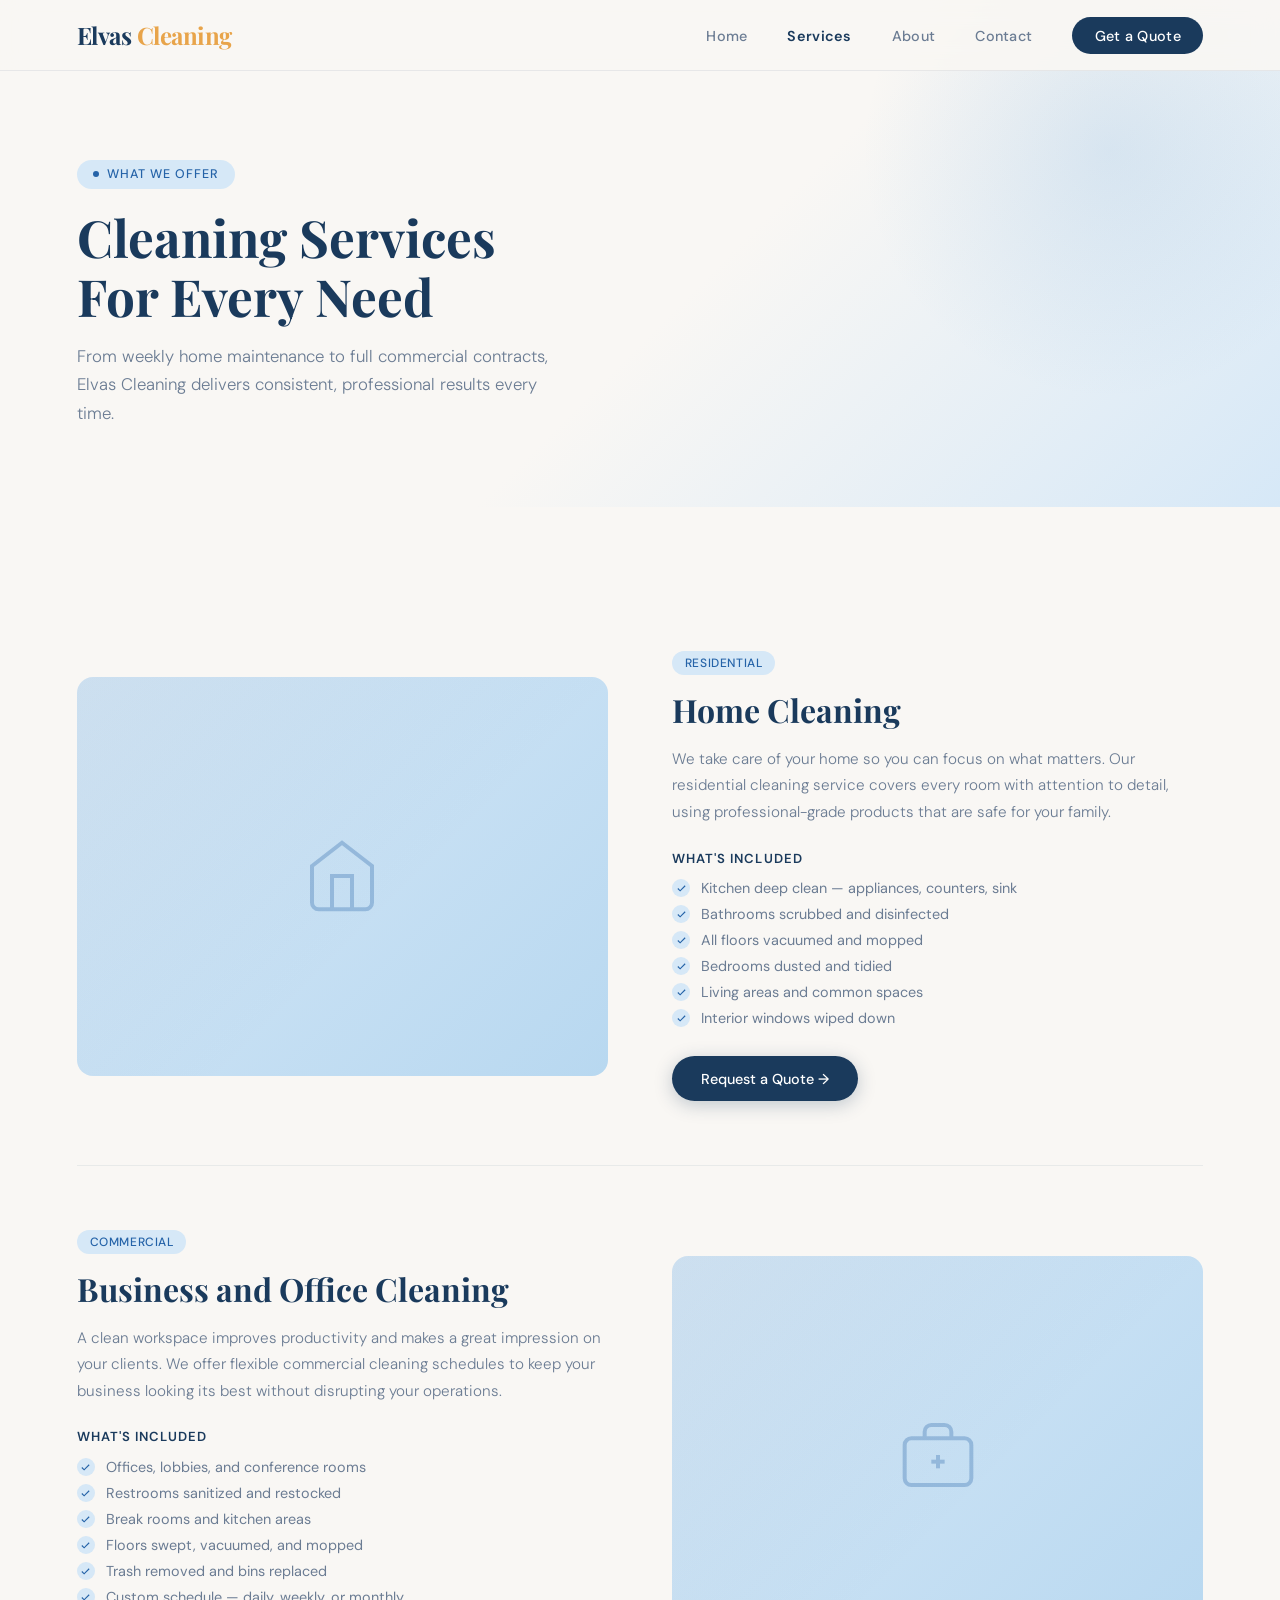
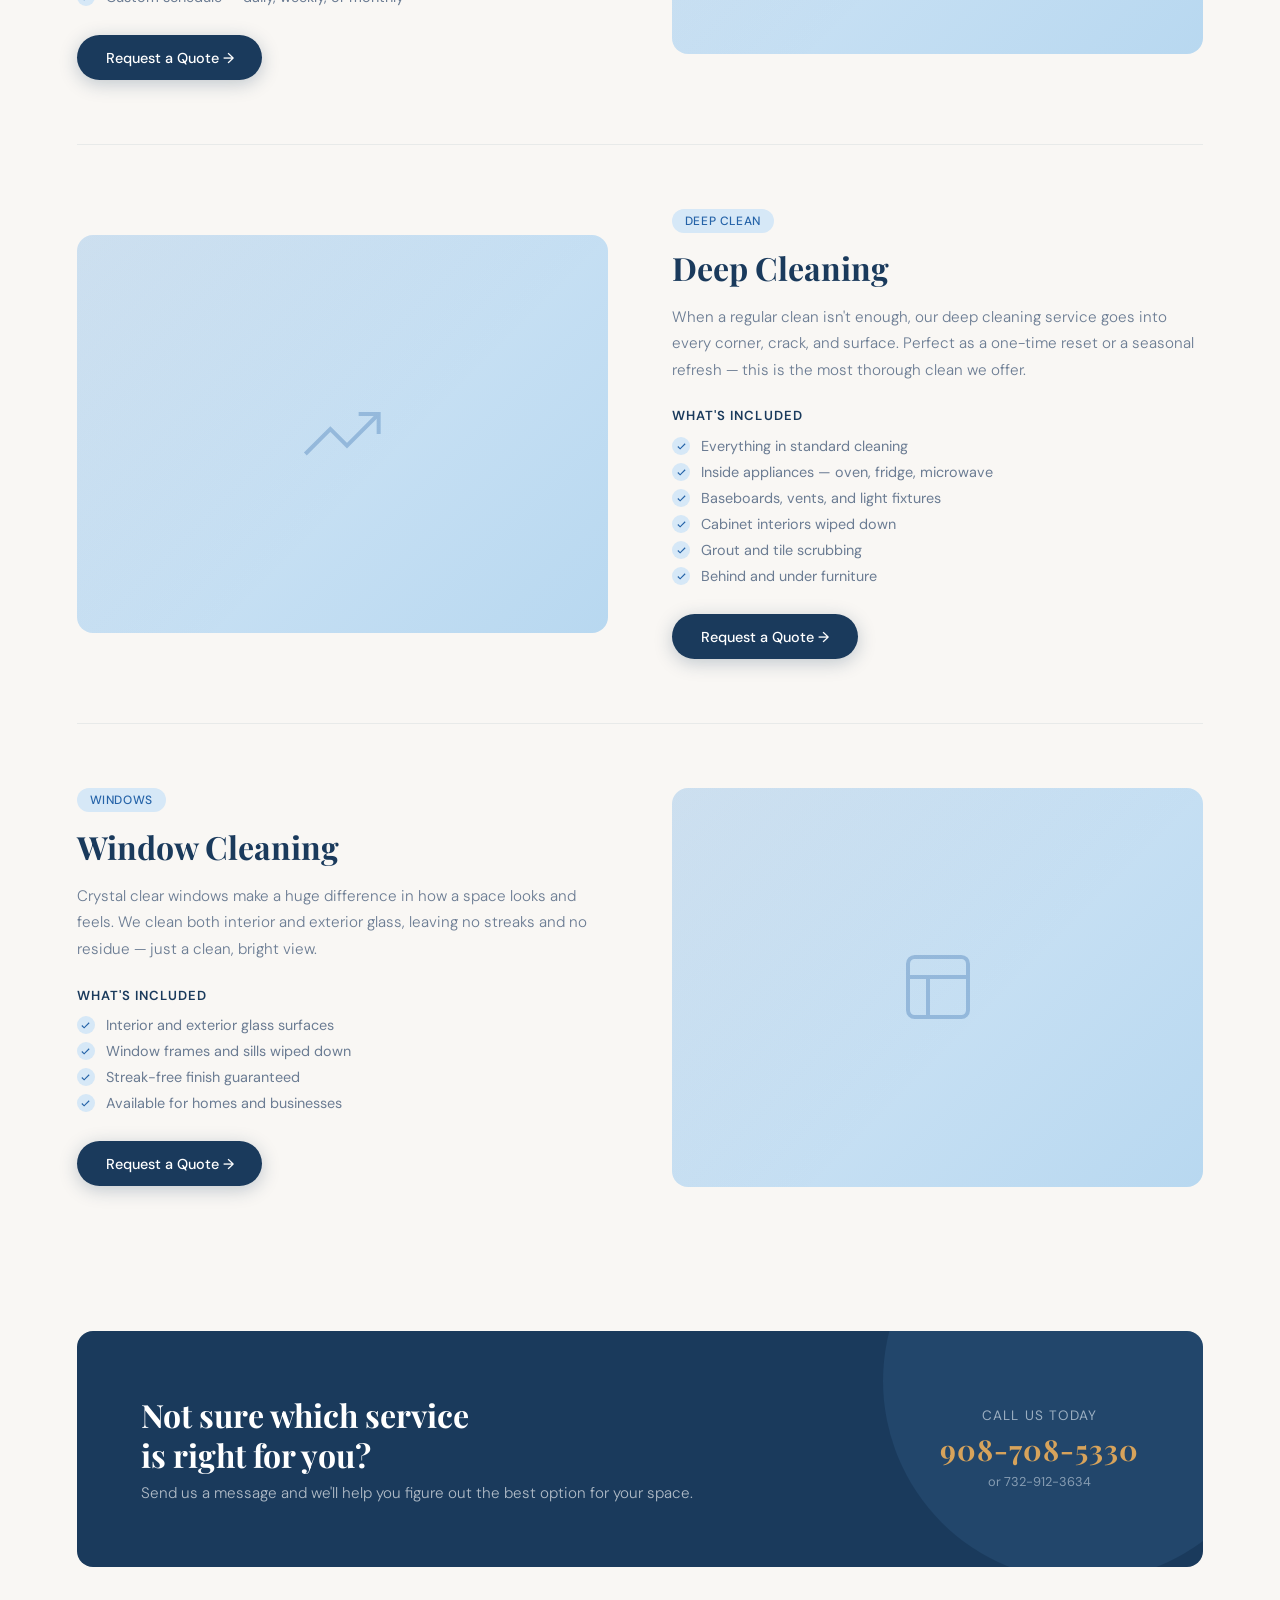
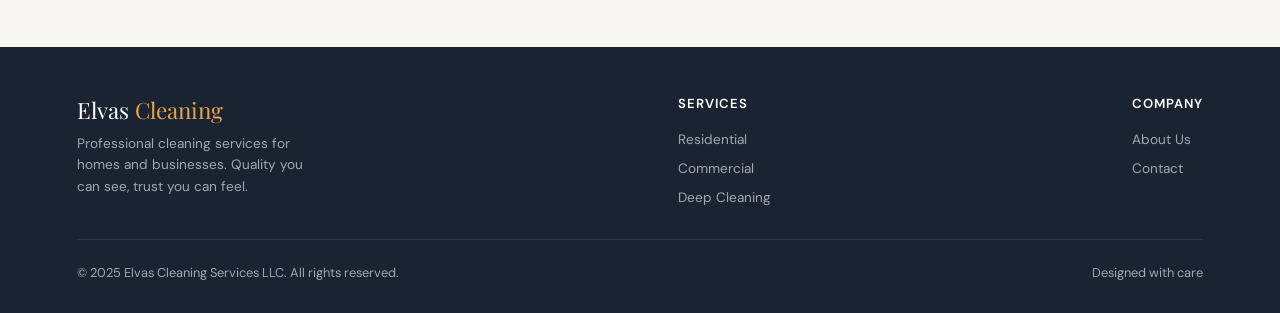
<file: frontend/pages/services.html>
<!DOCTYPE html>
<html lang="en">
<head>
  <meta charset="UTF-8" />
  <meta name="viewport" content="width=device-width, initial-scale=1.0"/>
  <title>Elvas Cleaning Services LLC — Belmar, NJ</title>
  <link rel="stylesheet" href="../css/main.css" />
  <style>
    :root {
      --blue-deep:   #1A3A5C;
      --blue-mid:    #2563A8;
      --blue-light:  #5B9BD5;
      --blue-pale:   #D6E8F7;
      --warm-white:  #F9F7F4;
      --white:       #FFFFFF;
      --text-dark:   #1A2332;
      --text-muted:  #6B7C93;
      --accent:      #E8A44A;
      --font-display: 'Playfair Display', serif;
      --font-body:    'DM Sans', sans-serif;
      --shadow-soft: 0 4px 24px rgba(26,58,92,0.10);
      --shadow-card: 0 8px 40px rgba(26,58,92,0.13);
      --radius:      16px;
      --radius-sm:   8px;
    }

    @import url('https://fonts.googleapis.com/css2?family=Playfair+Display:wght@400;600;700&family=DM+Sans:wght@300;400;500&display=swap');

    *, *::before, *::after { box-sizing: border-box; margin: 0; padding: 0; }
    html { scroll-behavior: smooth; }
    body { font-family: var(--font-body); background: var(--warm-white); color: var(--text-dark); overflow-x: hidden; }
    a { text-decoration: none; color: inherit; }
    img { max-width: 100%; display: block; }

    /* NAVBAR */
    .navbar {
      position: fixed;
      top: 0; left: 0; right: 0;
      z-index: 100;
      display: flex;
      align-items: center;
      justify-content: space-between;
      padding: 1.2rem 6%;
      background: rgba(249,247,244,0.92);
      backdrop-filter: blur(12px);
      border-bottom: 1px solid rgba(26,58,92,0.08);
      transition: box-shadow 0.3s;
    }
    .navbar.scrolled { box-shadow: var(--shadow-soft); }
    .nav-logo { font-family: var(--font-display); font-size: 1.5rem; font-weight: 700; color: var(--blue-deep); letter-spacing: -0.5px; }
    .nav-logo span { color: var(--accent); }
    .nav-links { display: flex; gap: 2.5rem; list-style: none; }
    .nav-links a { font-size: 0.9rem; font-weight: 500; color: var(--text-muted); letter-spacing: 0.02em; transition: color 0.2s; }
    .nav-links a:hover { color: var(--blue-deep); }
    .nav-links a.active { color: var(--blue-deep); font-weight: 600; }
    .nav-cta { background: var(--blue-deep); color: var(--white) !important; padding: 0.6rem 1.4rem; border-radius: 50px; font-weight: 500 !important; transition: background 0.2s, transform 0.2s !important; }
    .nav-cta:hover { background: var(--blue-mid) !important; transform: translateY(-1px); }
    .nav-hamburger { display: none; flex-direction: column; gap: 5px; cursor: pointer; padding: 4px; }
    .nav-hamburger span { width: 24px; height: 2px; background: var(--blue-deep); border-radius: 2px; transition: all 0.3s; }

    /* PAGE HERO */
    .page-hero {
      padding: 10rem 6% 5rem;
      background: linear-gradient(135deg, var(--warm-white) 55%, var(--blue-pale) 100%);
      position: relative;
      overflow: hidden;
    }
    .page-hero::before {
      content: '';
      position: absolute;
      width: 500px; height: 500px;
      border-radius: 50%;
      background: radial-gradient(circle, rgba(91,155,213,0.15) 0%, transparent 70%);
      top: -100px; right: -80px;
      pointer-events: none;
    }
    .page-hero-content { max-width: 600px; animation: fadeUp 0.8s ease both; }
    .page-label {
      display: inline-flex;
      align-items: center;
      gap: 0.5rem;
      background: var(--blue-pale);
      color: var(--blue-mid);
      font-size: 0.78rem;
      font-weight: 500;
      padding: 0.4rem 1rem;
      border-radius: 50px;
      margin-bottom: 1.2rem;
      letter-spacing: 0.08em;
      text-transform: uppercase;
    }
    .page-label::before { content: ''; width: 6px; height: 6px; background: var(--blue-mid); border-radius: 50%; display: inline-block; }
    .page-hero h1 { font-family: var(--font-display); font-size: clamp(2.2rem, 4vw, 3.4rem); font-weight: 700; color: var(--blue-deep); line-height: 1.15; margin-bottom: 1rem; }
    .page-hero p { font-size: 1.05rem; color: var(--text-muted); line-height: 1.7; font-weight: 300; max-width: 500px; }

    /* SERVICES DETAIL */
    .services-detail { padding: 5rem 6%; }

    .service-block {
      display: grid;
      grid-template-columns: 1fr 1fr;
      gap: 4rem;
      align-items: center;
      padding: 4rem 0;
      border-bottom: 1px solid rgba(26,58,92,0.07);
    }
    .service-block:last-child { border-bottom: none; }
    .service-block.reverse { direction: rtl; }
    .service-block.reverse > * { direction: ltr; }

    .service-block-visual {
      border-radius: var(--radius);
      aspect-ratio: 4/3;
      background: linear-gradient(135deg, var(--blue-pale) 0%, #b8d8f0 100%);
      display: flex;
      align-items: center;
      justify-content: center;
      position: relative;
      overflow: hidden;
    }
    .service-block-visual::after {
      content: '';
      position: absolute;
      inset: 0;
      background: linear-gradient(135deg, rgba(26,58,92,0.05) 0%, transparent 60%);
    }
    .service-block-visual svg { width: 80px; height: 80px; color: var(--blue-mid); opacity: 0.3; }

    .service-block-content {}
    .service-block-tag {
      display: inline-block;
      font-size: 0.75rem;
      font-weight: 500;
      color: var(--blue-mid);
      background: var(--blue-pale);
      padding: 0.25rem 0.8rem;
      border-radius: 50px;
      margin-bottom: 1rem;
      letter-spacing: 0.05em;
      text-transform: uppercase;
    }
    .service-block h2 { font-family: var(--font-display); font-size: clamp(1.5rem, 2.5vw, 2rem); color: var(--blue-deep); margin-bottom: 1rem; line-height: 1.2; }
    .service-block p  { font-size: 0.95rem; color: var(--text-muted); line-height: 1.75; margin-bottom: 1.5rem; font-weight: 300; }

    .service-includes { margin-bottom: 1.8rem; }
    .service-includes h4 { font-size: 0.82rem; font-weight: 600; color: var(--blue-deep); text-transform: uppercase; letter-spacing: 0.08em; margin-bottom: 0.8rem; }
    .includes-list { display: flex; flex-direction: column; gap: 0.5rem; }
    .includes-item { display: flex; align-items: center; gap: 0.7rem; font-size: 0.9rem; color: var(--text-muted); }
    .includes-item::before {
      content: '';
      width: 18px; height: 18px;
      min-width: 18px;
      border-radius: 50%;
      background: var(--blue-pale);
      display: flex;
      align-items: center;
      justify-content: center;
      background-image: url("data:image/svg+xml,%3Csvg xmlns='http://www.w3.org/2000/svg' viewBox='0 0 24 24' fill='none' stroke='%232563A8' stroke-width='2.5'%3E%3Cpath d='M20 6L9 17l-5-5'/%3E%3C/svg%3E");
      background-size: 11px;
      background-repeat: no-repeat;
      background-position: center;
    }

    .btn-primary {
      background: var(--blue-deep);
      color: var(--white);
      padding: 0.85rem 1.8rem;
      border-radius: 50px;
      font-weight: 500;
      font-size: 0.9rem;
      display: inline-flex;
      align-items: center;
      gap: 0.5rem;
      transition: background 0.2s, transform 0.2s, box-shadow 0.2s;
      box-shadow: 0 4px 18px rgba(26,58,92,0.25);
    }
    .btn-primary:hover { background: var(--blue-mid); transform: translateY(-2px); box-shadow: 0 8px 24px rgba(26,58,92,0.3); }

    /* CTA BANNER */
    .cta-banner {
      margin: 0 6% 5rem;
      background: var(--blue-deep);
      border-radius: var(--radius);
      padding: 4rem;
      display: flex;
      align-items: center;
      justify-content: space-between;
      gap: 2rem;
      flex-wrap: wrap;
      position: relative;
      overflow: hidden;
    }
    .cta-banner::before {
      content: '';
      position: absolute;
      width: 400px; height: 400px;
      border-radius: 50%;
      background: rgba(91,155,213,0.12);
      top: -150px; right: -80px;
    }
    .cta-banner h2 { font-family: var(--font-display); font-size: clamp(1.5rem, 2.5vw, 2rem); color: var(--white); line-height: 1.25; }
    .cta-banner p  { color: rgba(255,255,255,0.65); font-size: 0.95rem; margin-top: 0.5rem; font-weight: 300; }
    .btn-accent {
      background: var(--accent);
      color: var(--white);
      padding: 0.9rem 2rem;
      border-radius: 50px;
      font-weight: 500;
      font-size: 0.95rem;
      white-space: nowrap;
      transition: opacity 0.2s, transform 0.2s;
      box-shadow: 0 4px 18px rgba(232,164,74,0.35);
    }
    .btn-accent:hover { opacity: 0.9; transform: translateY(-2px); }

    /* FOOTER */
     footer { background: var(--text-dark); color: rgba(255,255,255,0.6); padding: 3rem 6% 2rem; }
    .footer-top { display: flex; justify-content: space-between; align-items: flex-start; gap: 2rem; flex-wrap: wrap; padding-bottom: 2rem; border-bottom: 1px solid rgba(255,255,255,0.08); margin-bottom: 1.5rem; }
    .footer-logo { font-family: var(--font-display); font-size: 1.4rem; color: var(--white); margin-bottom: 0.5rem; }
    .footer-logo span { color: var(--accent); }
    .footer-desc { font-size: 0.85rem; line-height: 1.6; max-width: 240px; }
    .footer-links h4 { color: var(--white); font-size: 0.82rem; font-weight: 600; margin-bottom: 1rem; text-transform: uppercase; letter-spacing: 0.08em; }
    .footer-links ul { list-style: none; display: flex; flex-direction: column; gap: 0.5rem; }
    .footer-links a { font-size: 0.85rem; transition: color 0.2s; }
    .footer-links a:hover { color: var(--white); }
    .footer-bottom { display: flex; justify-content: space-between; align-items: center; font-size: 0.8rem; flex-wrap: wrap; gap: 0.5rem; }

    /* ANIMATIONS */
    @keyframes fadeUp { from { opacity: 0; transform: translateY(24px); } to { opacity: 1; transform: translateY(0); } }

    /* RESPONSIVE */
    @media (max-width: 900px) {
      .service-block { grid-template-columns: 1fr; gap: 2rem; }
      .service-block.reverse { direction: ltr; }
      .cta-banner { padding: 2.5rem; }
    }
    @media (max-width: 768px) {
      .nav-links { display: none; }
      .nav-hamburger { display: flex; }
      .nav-links.open {
        display: flex; flex-direction: column;
        position: fixed; top: 70px; left: 0; right: 0;
        background: var(--warm-white);
        padding: 2rem 6%; gap: 1.5rem;
        border-bottom: 1px solid rgba(26,58,92,0.08);
        box-shadow: var(--shadow-soft);
      }
    }
  </style>
</head>
<body>

<nav class="navbar" id="navbar">
  <a href="../index.html" class="nav-logo">Elvas<span> Cleaning</span></a>
  <ul class="nav-links" id="navLinks">
    <li><a href="../index.html">Home</a></li>
    <li><a href="services.html" class="active">Services</a></li>
    <li><a href="about.html">About</a></li>
    <li><a href="../index.html#contact">Contact</a></li>
    <li><a href="../index.html#contact" class="nav-cta">Get a Quote</a></li>
  </ul>
  <div class="nav-hamburger" onclick="toggleMenu()">
    <span></span><span></span><span></span>
  </div>
</nav>

  <div class="page-hero">
    <div class="page-hero-content">
      <div class="page-label">What We Offer</div>
      <h1>Cleaning Services<br/>For Every Need</h1>
      <p>From weekly home maintenance to full commercial contracts, Elvas Cleaning delivers consistent, professional results every time.</p>
    </div>
  </div>

  <div class="services-detail">

    <div class="service-block">
      <div class="service-block-visual">
        <svg viewBox="0 0 24 24" fill="none" stroke="currentColor" stroke-width="1.2">
          <path d="M3 9l9-7 9 7v11a2 2 0 01-2 2H5a2 2 0 01-2-2z"/>
          <polyline points="9 22 9 12 15 12 15 22"/>
        </svg>
      </div>
      <div class="service-block-content">
        <span class="service-block-tag">Residential</span>
        <h2>Home Cleaning</h2>
        <p>We take care of your home so you can focus on what matters. Our residential cleaning service covers every room with attention to detail, using professional-grade products that are safe for your family.</p>
        <div class="service-includes">
          <h4>What's included</h4>
          <div class="includes-list">
            <div class="includes-item">Kitchen deep clean — appliances, counters, sink</div>
            <div class="includes-item">Bathrooms scrubbed and disinfected</div>
            <div class="includes-item">All floors vacuumed and mopped</div>
            <div class="includes-item">Bedrooms dusted and tidied</div>
            <div class="includes-item">Living areas and common spaces</div>
            <div class="includes-item">Interior windows wiped down</div>
          </div>
        </div>
        <a href="../index.html#contact" class="btn-primary">Request a Quote &rarr;</a>
      </div>
    </div>

    <div class="service-block reverse">
      <div class="service-block-visual">
        <svg viewBox="0 0 24 24" fill="none" stroke="currentColor" stroke-width="1.2">
          <rect x="2" y="7" width="20" height="14" rx="2"/>
          <path d="M16 7V5a2 2 0 00-2-2h-4a2 2 0 00-2 2v2"/>
          <line x1="12" y1="12" x2="12" y2="16"/>
          <line x1="10" y1="14" x2="14" y2="14"/>
        </svg>
      </div>
      <div class="service-block-content">
        <span class="service-block-tag">Commercial</span>
        <h2>Business and Office Cleaning</h2>
        <p>A clean workspace improves productivity and makes a great impression on your clients. We offer flexible commercial cleaning schedules to keep your business looking its best without disrupting your operations.</p>
        <div class="service-includes">
          <h4>What's included</h4>
          <div class="includes-list">
            <div class="includes-item">Offices, lobbies, and conference rooms</div>
            <div class="includes-item">Restrooms sanitized and restocked</div>
            <div class="includes-item">Break rooms and kitchen areas</div>
            <div class="includes-item">Floors swept, vacuumed, and mopped</div>
            <div class="includes-item">Trash removed and bins replaced</div>
            <div class="includes-item">Custom schedule — daily, weekly, or monthly</div>
          </div>
        </div>
        <a href="../index.html#contact" class="btn-primary">Request a Quote &rarr;</a>
      </div>
    </div>

    <div class="service-block">
      <div class="service-block-visual">
        <svg viewBox="0 0 24 24" fill="none" stroke="currentColor" stroke-width="1.2">
          <polyline points="23 6 13.5 15.5 8.5 10.5 1 18"/>
          <polyline points="17 6 23 6 23 12"/>
        </svg>
      </div>
      <div class="service-block-content">
        <span class="service-block-tag">Deep Clean</span>
        <h2>Deep Cleaning</h2>
        <p>When a regular clean isn't enough, our deep cleaning service goes into every corner, crack, and surface. Perfect as a one-time reset or a seasonal refresh — this is the most thorough clean we offer.</p>
        <div class="service-includes">
          <h4>What's included</h4>
          <div class="includes-list">
            <div class="includes-item">Everything in standard cleaning</div>
            <div class="includes-item">Inside appliances — oven, fridge, microwave</div>
            <div class="includes-item">Baseboards, vents, and light fixtures</div>
            <div class="includes-item">Cabinet interiors wiped down</div>
            <div class="includes-item">Grout and tile scrubbing</div>
            <div class="includes-item">Behind and under furniture</div>
          </div>
        </div>
        <a href="../index.html#contact" class="btn-primary">Request a Quote &rarr;</a>
      </div>
    </div>

    <div class="service-block reverse">
      <div class="service-block-visual">
        <svg viewBox="0 0 24 24" fill="none" stroke="currentColor" stroke-width="1.2">
          <rect x="3" y="3" width="18" height="18" rx="2"/>
          <path d="M3 9h18M9 21V9"/>
        </svg>
      </div>
      <div class="service-block-content">
        <span class="service-block-tag">Windows</span>
        <h2>Window Cleaning</h2>
        <p>Crystal clear windows make a huge difference in how a space looks and feels. We clean both interior and exterior glass, leaving no streaks and no residue — just a clean, bright view.</p>
        <div class="service-includes">
          <h4>What's included</h4>
          <div class="includes-list">
            <div class="includes-item">Interior and exterior glass surfaces</div>
            <div class="includes-item">Window frames and sills wiped down</div>
            <div class="includes-item">Streak-free finish guaranteed</div>
            <div class="includes-item">Available for homes and businesses</div>
          </div>
        </div>
        <a href="../index.html#contact" class="btn-primary">Request a Quote &rarr;</a>
      </div>
    </div>
  </div>

    <div class="cta-banner">
    <div>
      <h2>Not sure which service<br/>is right for you?</h2>
      <p>Send us a message and we'll help you figure out the best option for your space.</p>
    </div>
    <div style="text-align:center;">
      <div style="font-size:0.85rem;color:rgba(255,255,255,0.6);margin-bottom:0.4rem;letter-spacing:0.08em;text-transform:uppercase;">Call us today</div>
      <a href="tel:9087085330" style="font-family:'Playfair Display',serif;font-size:1.8rem;font-weight:700;color:#E8A44A;letter-spacing:1px;text-decoration:none;">908-708-5330</a>
      <div style="font-size:0.8rem;color:rgba(255,255,255,0.5);margin-top:0.3rem;">or 732-912-3634</div>
    </div>
    </div>

  <footer>
    <div class="footer-top">
      <div>
        <div class="footer-logo">Elvas<span> Cleaning</span></div>
        <p class="footer-desc">Professional cleaning services for homes and businesses. Quality you can see, trust you can feel.</p>
      </div>
      <div class="footer-links">
        <h4>Services</h4>
        <ul>
          <li><a href="services.html">Residential</a></li>
          <li><a href="services.html">Commercial</a></li>
          <li><a href="services.html">Deep Cleaning</a></li>
        </ul>
      </div>
      <div class="footer-links">
          <h4>Company</h4>
         <ul>
           <li><a href="about.html">About Us</a></li>
           <li><a href="../index.html#contact">Contact</a></li>
          </ul>
       </div>
    </div>
    <div class="footer-bottom">
      <span>&copy; 2025 Elvas Cleaning Services LLC. All rights reserved.</span>
      <span>Designed with care</span>
    </div>
  </footer>

  <script>
    window.addEventListener('scroll', () => {
      document.getElementById('navbar').classList.toggle('scrolled', window.scrollY > 30);
    });
    function toggleMenu() {
      document.getElementById('navLinks').classList.toggle('open');
    }
    document.querySelectorAll('.nav-links a').forEach(link => {
      link.addEventListener('click', () => document.getElementById('navLinks').classList.remove('open'));
    });
  </script>

</body>
</html>
</file>
<file: frontend/css/main.css>
@import url('https://fonts.googleapis.com/css2?family=Playfair+Display:wght@400;600;700&family=DM+Sans:wght@300;400;500&display=swap');

@import './components/navbar.css';
@import './components/hero.css';
@import './components/cards.css';
@import './components/footer.css';
@import './pages/home.css';

:root {
  --blue-deep:   #1A3A5C;
  --blue-mid:    #2563A8;
  --blue-light:  #5B9BD5;
  --blue-pale:   #D6E8F7;
  --warm-white:  #F9F7F4;
  --white:       #FFFFFF;
  --text-dark:   #1A2332;
  --text-muted:  #6B7C93;
  --accent:      #E8A44A;

  --font-display: 'Playfair Display', serif;
  --font-body:    'DM Sans', sans-serif;

  --shadow-soft: 0 4px 24px rgba(26,58,92,0.10);
  --shadow-card: 0 8px 40px rgba(26,58,92,0.13);
  --radius:      16px;
  --radius-sm:   8px;
}

*, *::before, *::after {
  box-sizing: border-box;
  margin: 0;
  padding: 0;
}

html { scroll-behavior: smooth; }

body {
  font-family: var(--font-body);
  background: var(--warm-white);
  color: var(--text-dark);
  overflow-x: hidden;
}

img { max-width: 100%; display: block; }
a { text-decoration: none; color: inherit; }
section { padding: 6rem 6%; }

.section-label {
  display: inline-block;
  font-size: 0.78rem;
  font-weight: 500;
  letter-spacing: 0.12em;
  text-transform: uppercase;
  color: var(--blue-mid);
  margin-bottom: 0.8rem;
}

.section-title {
  font-family: var(--font-display);
  font-size: clamp(1.8rem, 3vw, 2.6rem);
  font-weight: 700;
  color: var(--blue-deep);
  line-height: 1.2;
  margin-bottom: 1rem;
}

.section-sub {
  font-size: 1rem;
  color: var(--text-muted);
  line-height: 1.7;
  max-width: 540px;
  font-weight: 300;
}

.btn-primary {
  background: var(--blue-deep);
  color: var(--white);
  padding: 0.9rem 2rem;
  border-radius: 50px;
  font-weight: 500;
  font-size: 0.95rem;
  display: inline-flex;
  align-items: center;
  gap: 0.5rem;
  transition: background 0.2s, transform 0.2s, box-shadow 0.2s;
  box-shadow: 0 4px 18px rgba(26,58,92,0.25);
}

.btn-primary:hover {
  background: var(--blue-mid);
  transform: translateY(-2px);
  box-shadow: 0 8px 24px rgba(26,58,92,0.3);
}

.btn-secondary {
  background: transparent;
  color: var(--blue-deep);
  padding: 0.9rem 2rem;
  border-radius: 50px;
  font-weight: 500;
  font-size: 0.95rem;
  border: 2px solid var(--blue-pale);
  display: inline-flex;
  align-items: center;
  gap: 0.5rem;
  transition: border-color 0.2s, background 0.2s;
}

.btn-secondary:hover {
  border-color: var(--blue-light);
  background: var(--blue-pale);
}

@keyframes fadeUp {
  from { opacity: 0; transform: translateY(28px); }
  to   { opacity: 1; transform: translateY(0); }
}

@keyframes fadeIn {
  from { opacity: 0; }
  to   { opacity: 1; }
}

@keyframes float {
  0%, 100% { transform: translateY(0); }
  50%       { transform: translateY(-8px); }
}

@media (max-width: 1024px) {
  .hero-visual  { display: none; }
  .why-grid     { grid-template-columns: 1fr; }
  .why-visual   { display: none; }
  .contact-wrap { grid-template-columns: 1fr; gap: 3rem; }
}

@media (max-width: 768px) {
  .hero            { padding: 7rem 6% 4rem; }
  .hero-stats      { gap: 1.5rem; }
  .services-header { flex-direction: column; align-items: flex-start; }
  .form-row        { grid-template-columns: 1fr; }
}
</file>
